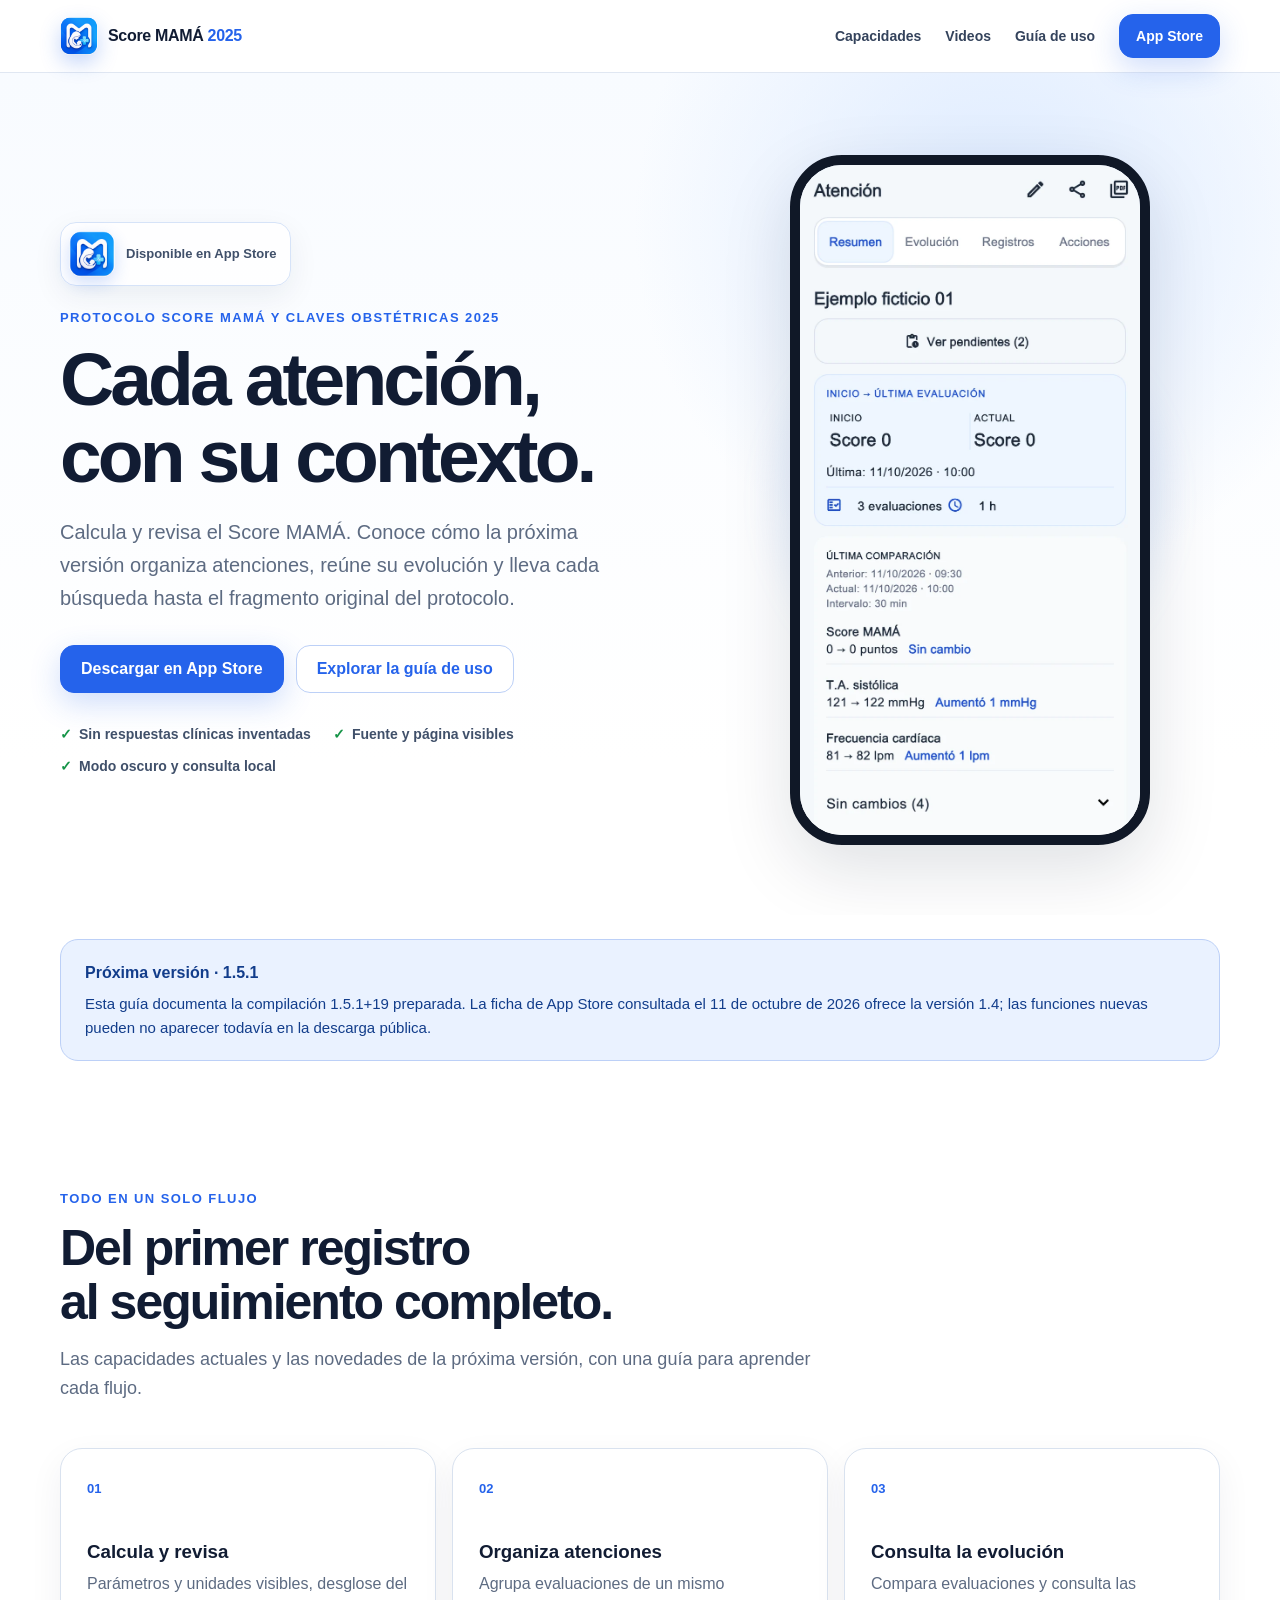
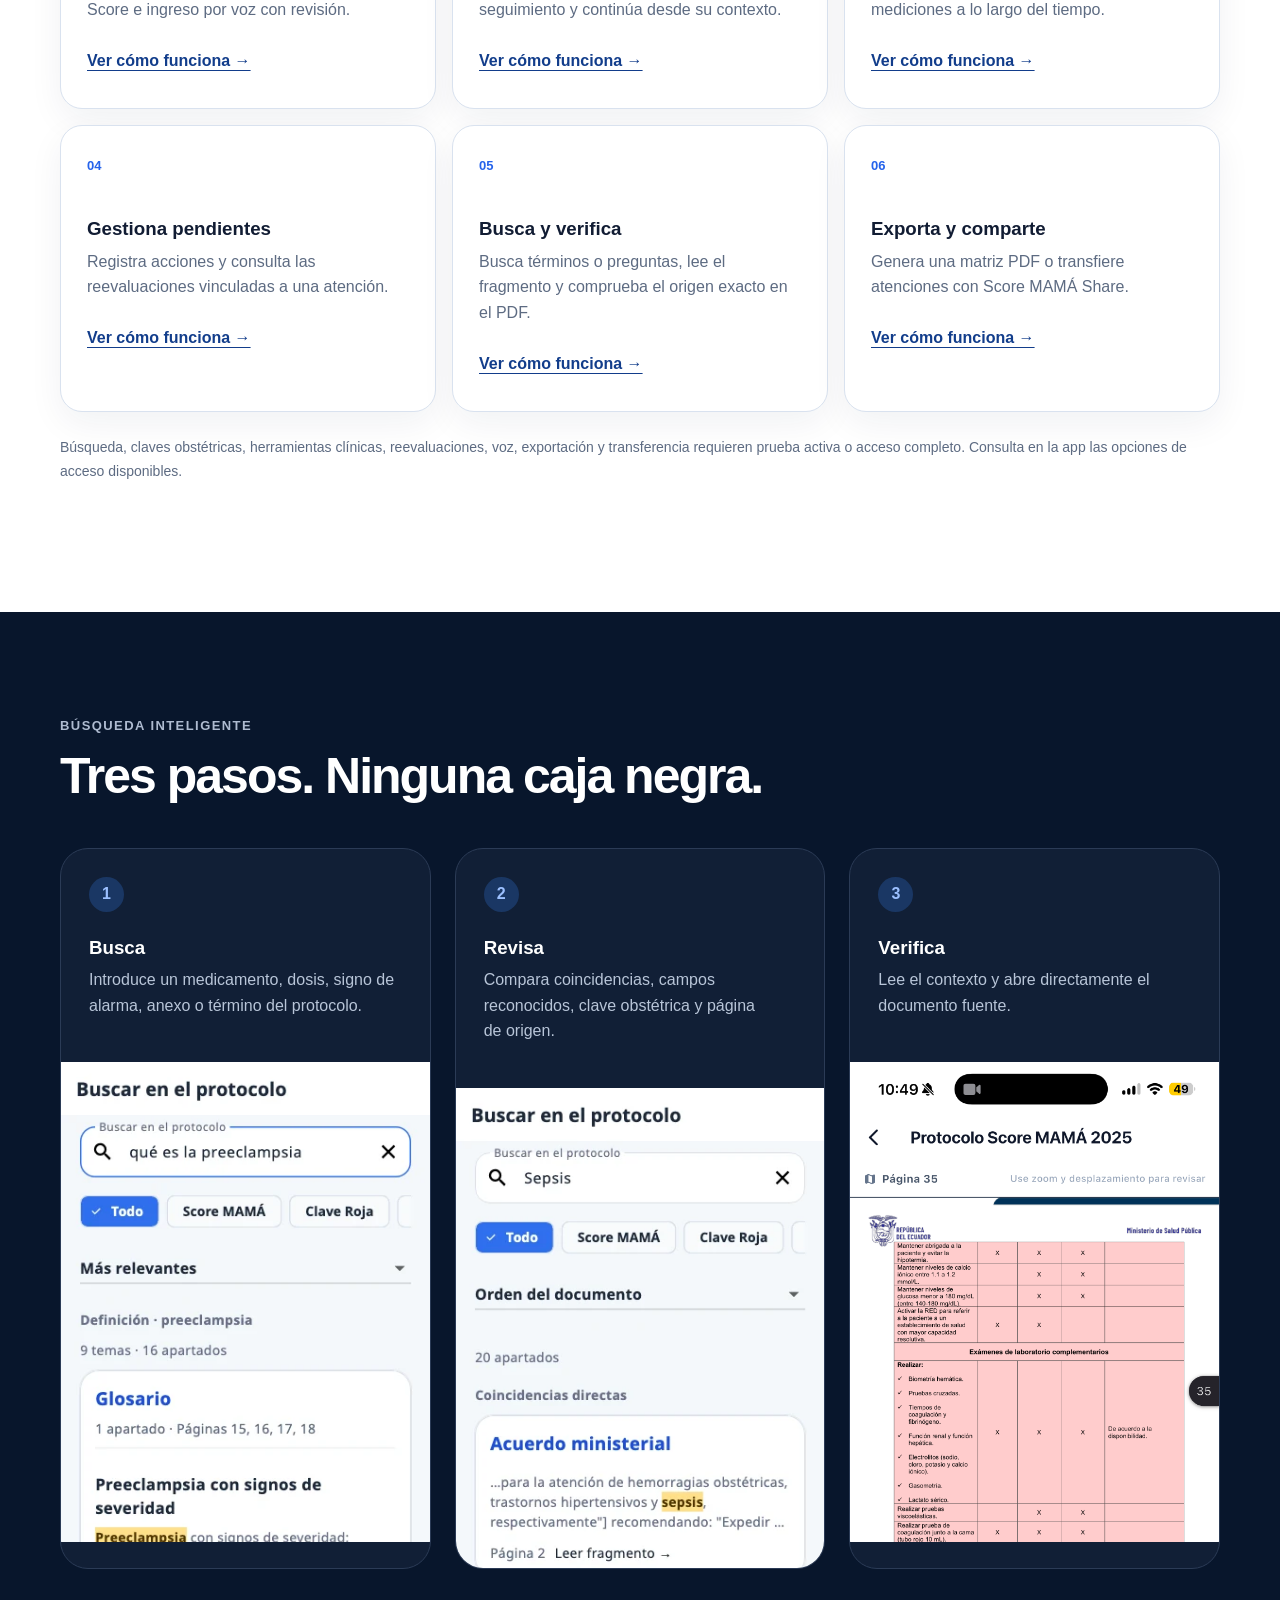
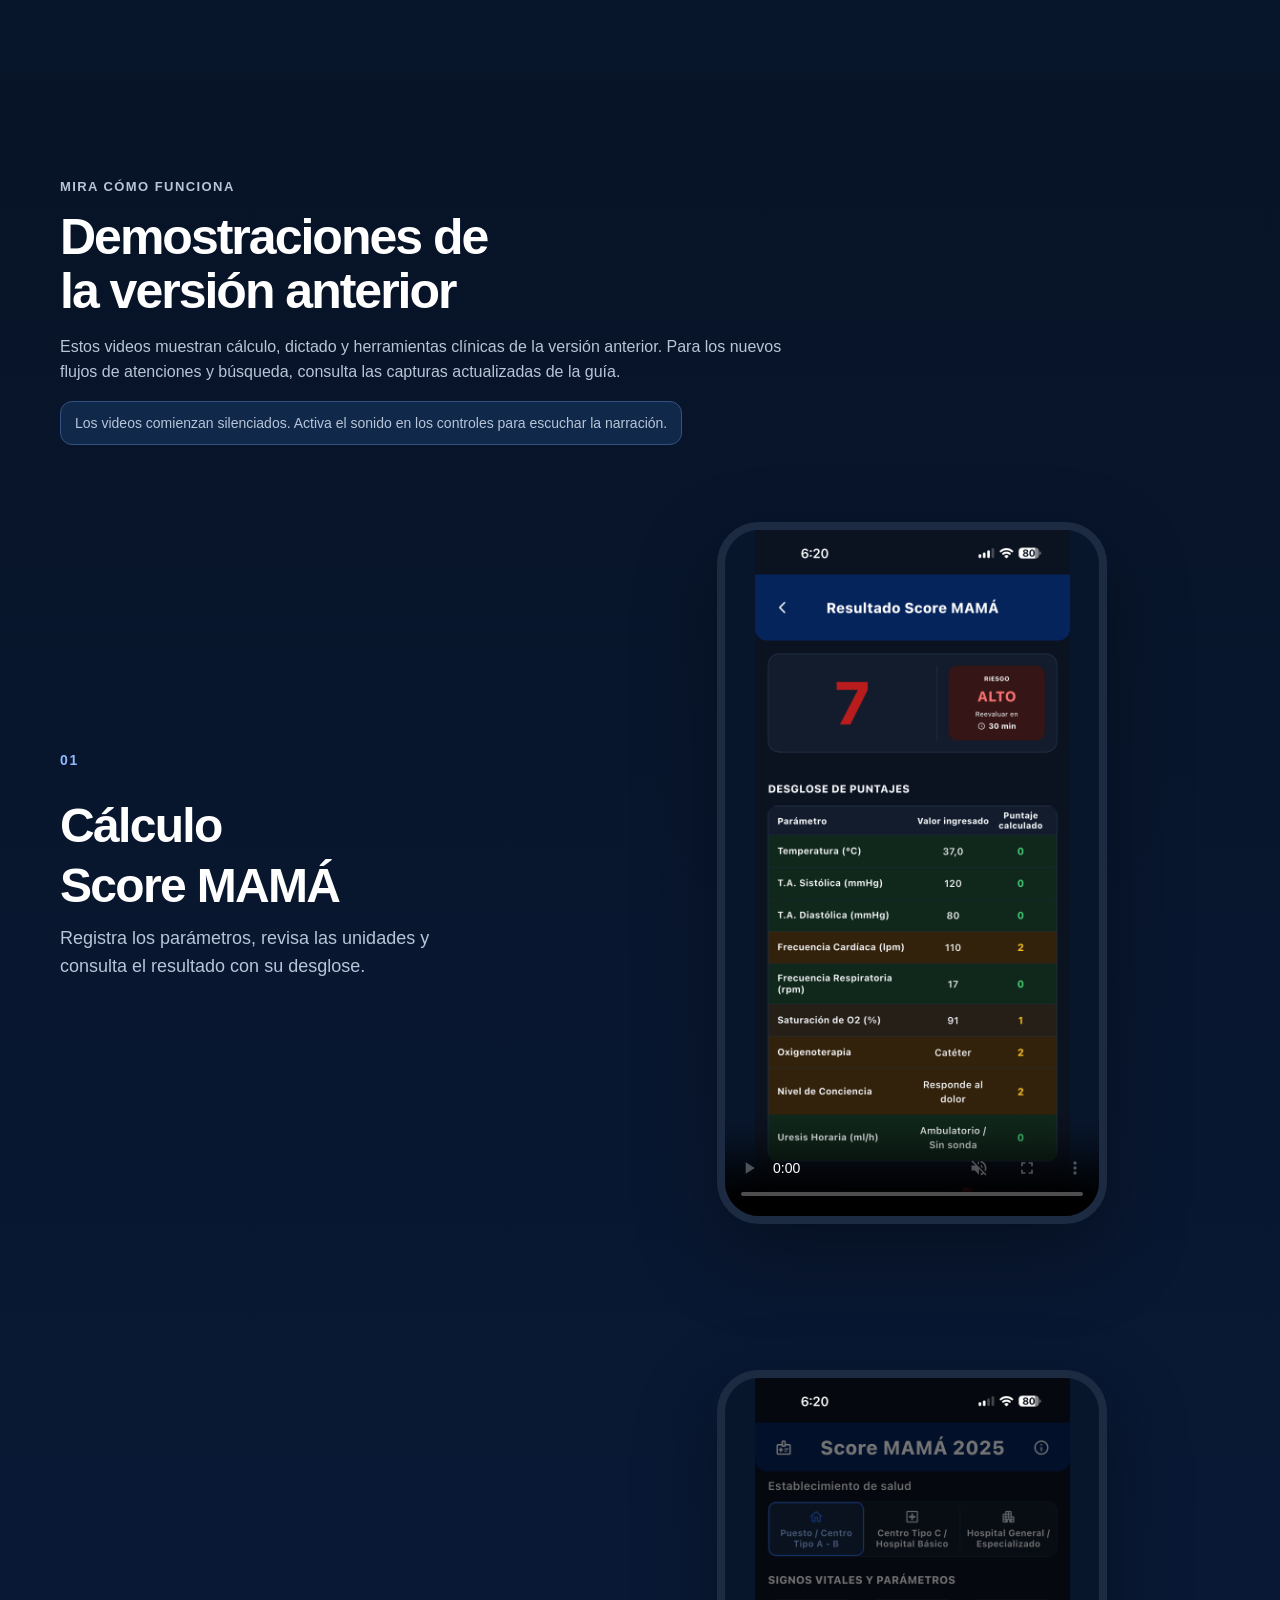
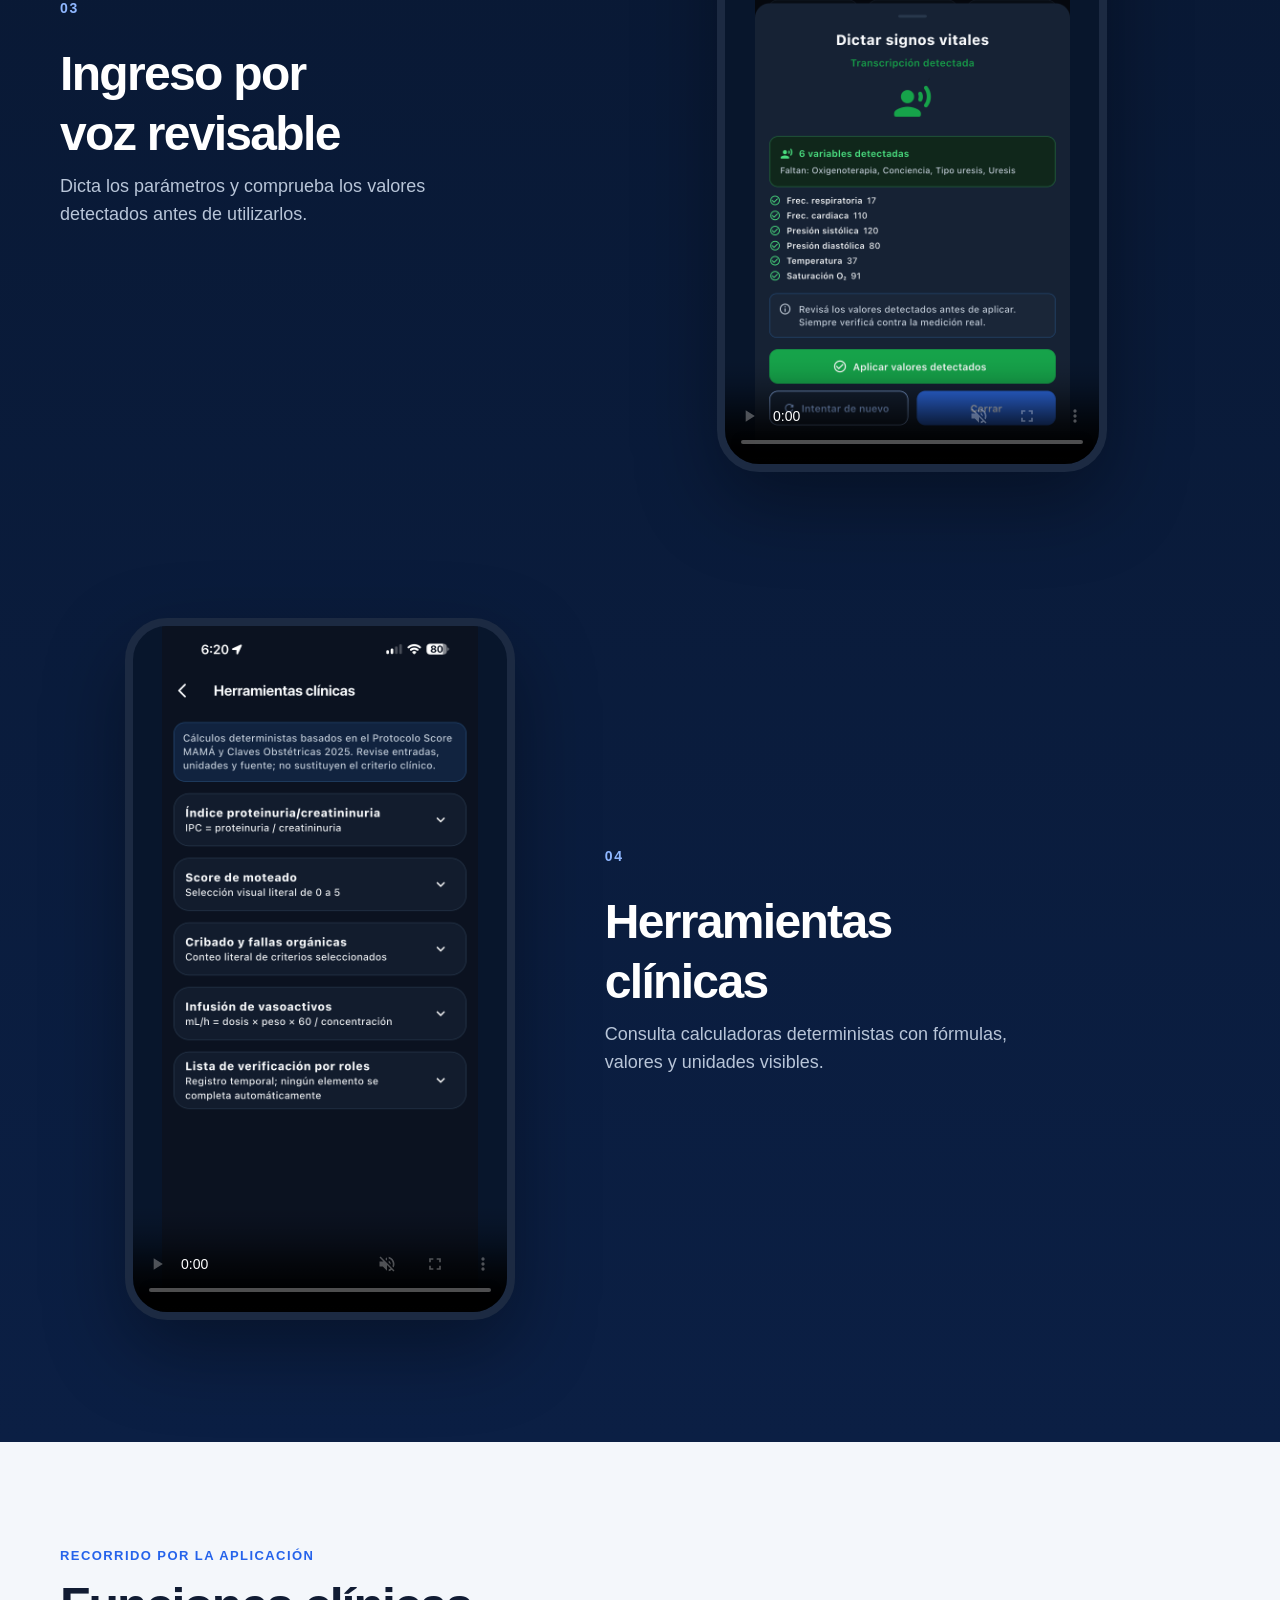
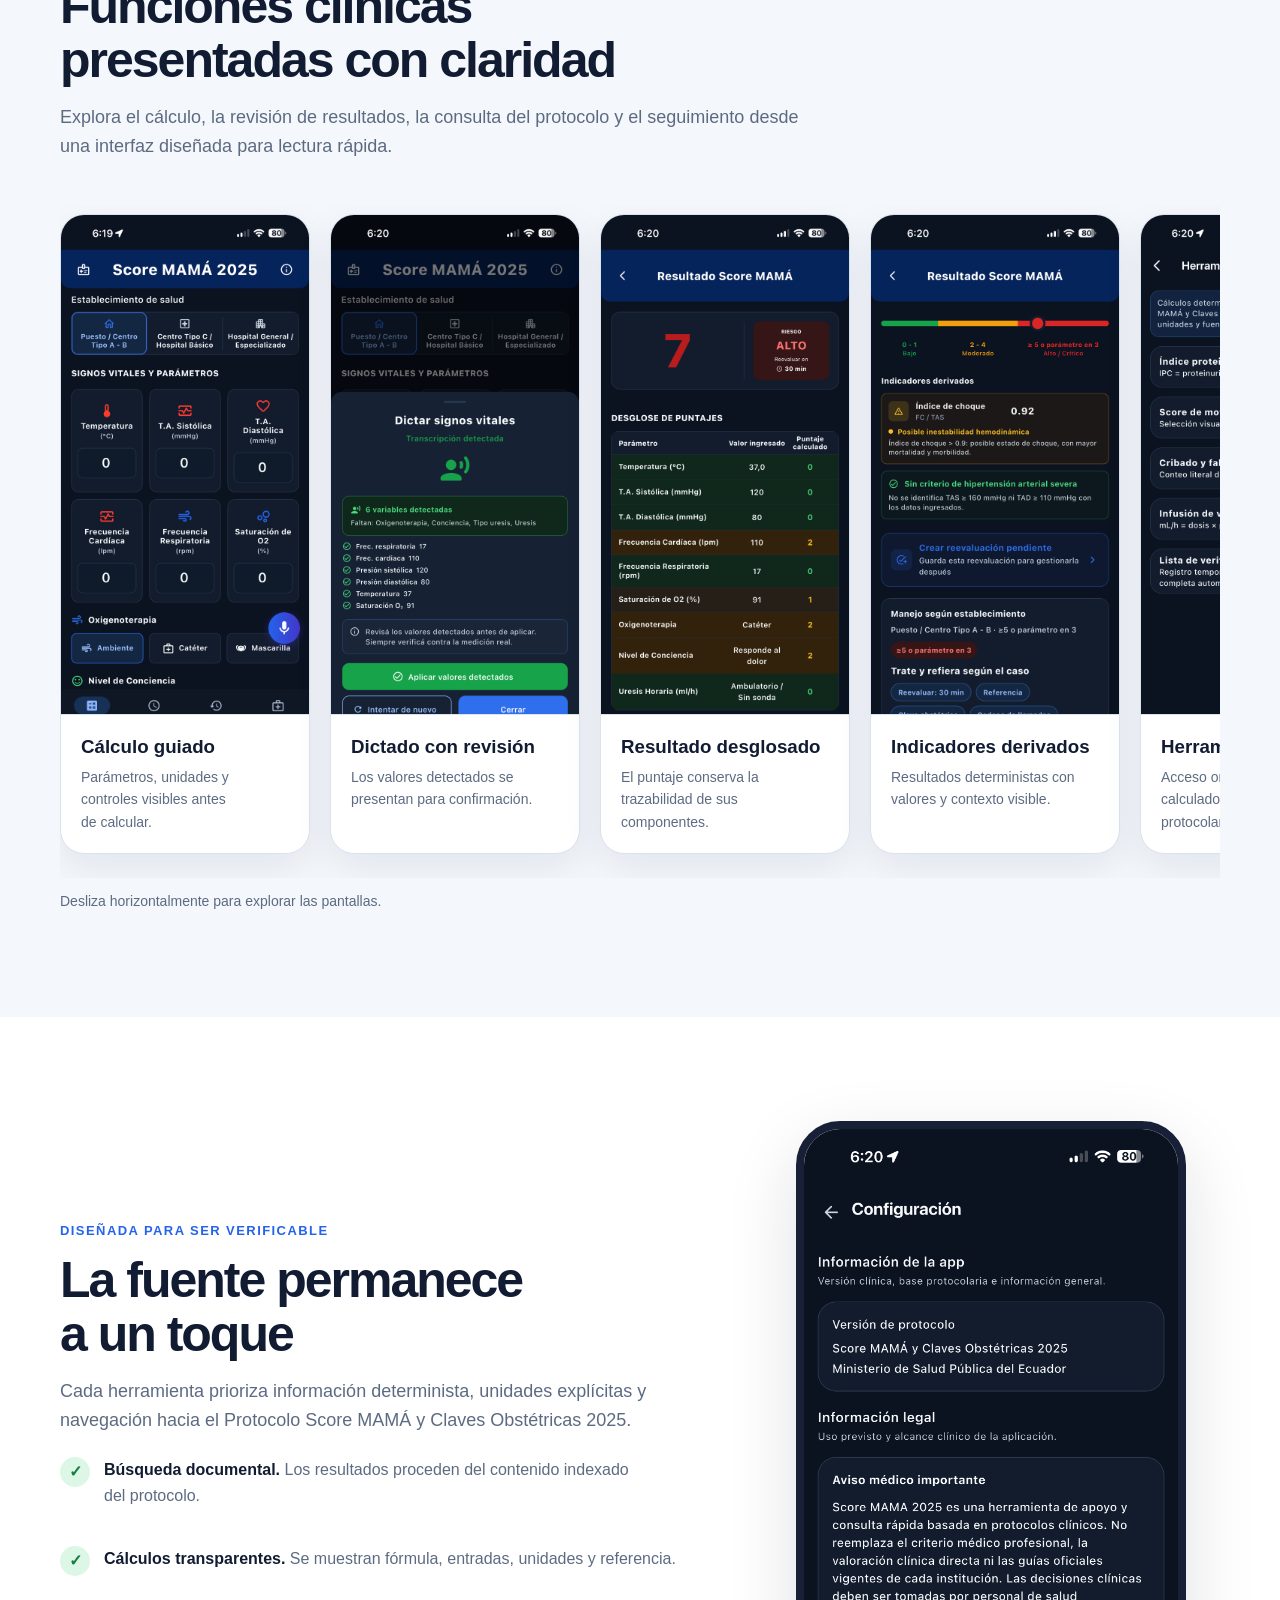
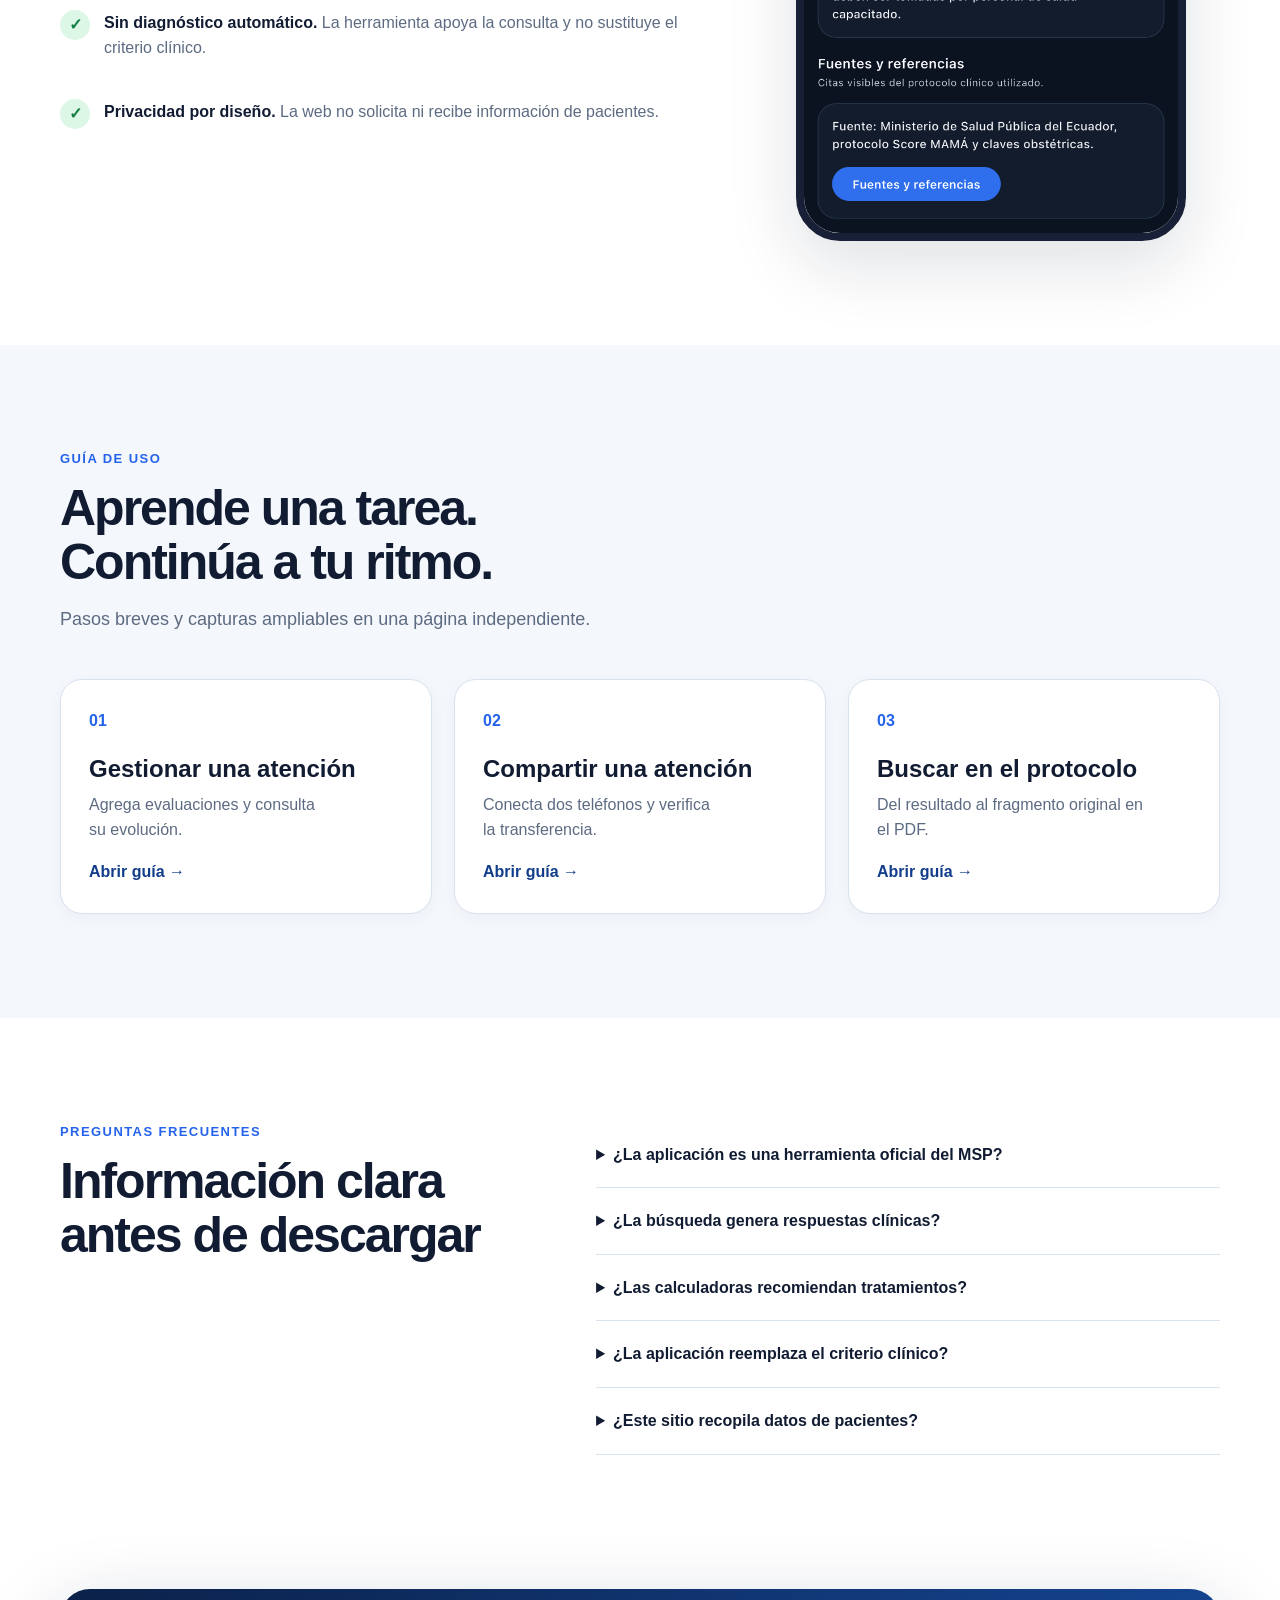
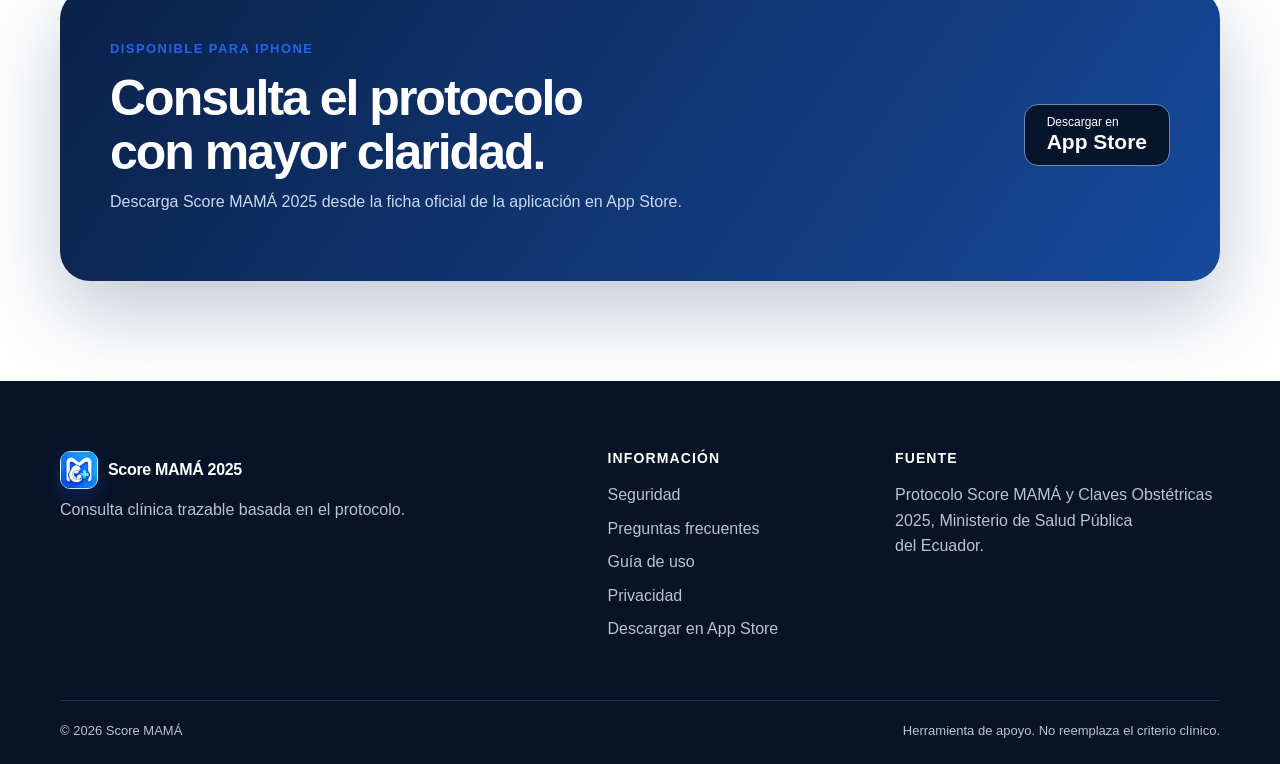
<file: index.html>
<!doctype html>
<html lang="es">
  <head>
    <meta charset="utf-8" />
    <meta name="viewport" content="width=device-width, initial-scale=1" />
    <meta name="theme-color" content="#0b1f44" />
    <meta name="description" content="Score MAMÁ 2025: cálculo y consulta del protocolo. Conoce las próximas funciones de atenciones, evolución, pendientes y búsqueda trazable." />
    <meta property="og:title" content="Score MAMÁ 2025" />
    <meta property="og:description" content="Conoce el manejo de atenciones, la búsqueda trazable y la guía paso a paso de Score MAMÁ." />
    <meta property="og:type" content="website" /><link rel="canonical" href="https://leoalvtor.github.io/score-mama-web/" />
    <meta property="og:url" content="https://leoalvtor.github.io/score-mama-web/" />
    <meta name="apple-itunes-app" content="app-id=6772249435" />
    <title>Score MAMÁ 2025 | Consulta clínica trazable</title>
    <link rel="icon" type="image/png" sizes="512x512" href="assets/brand/score-mama-app-icon.png?v=2" />
    <link rel="apple-touch-icon" href="assets/brand/score-mama-app-icon.png?v=2" />
    <link rel="stylesheet" href="styles.css?v=4" />
  </head>
  <body>
    <a class="skip-link" href="#contenido">Saltar al contenido</a>
    <header class="site-header">
      <nav class="nav container" aria-label="Navegación principal">
        <a class="brand" href="#inicio" aria-label="Score MAMÁ, inicio">
          <img class="brand-mark" src="assets/brand/score-mama-app-icon.png?v=2" alt="" />
          <span>Score MAMÁ <b>2025</b></span>
        </a>
        <button class="nav-toggle" aria-expanded="false" aria-controls="nav-links">Menú</button>
        <div class="nav-links" id="nav-links">
          <a href="#capacidades">Capacidades</a>
          <a href="#demostraciones">Videos</a>
          <a href="guia.html">Guía de uso</a>
          <a class="button button-small" href="https://apps.apple.com/ec/app/score-mama-2025/id6772249435?l=en-GB" target="_blank" rel="noopener">App Store</a>
        </div>
      </nav>
    </header>

    <main id="contenido">
      <section class="hero" id="inicio">
        <div class="container hero-grid">
          <div class="hero-copy">
            <div class="app-identity"><img src="assets/brand/score-mama-app-icon.png?v=2" alt="Icono de Score MAMÁ 2025" /><span>Disponible en App Store</span></div>
            <p class="eyebrow">Protocolo Score MAMÁ y Claves Obstétricas 2025</p>
            <h1>Cada atención,<br>con su contexto.</h1>
            <p class="lead">Calcula y revisa el Score MAMÁ. Conoce cómo la próxima versión organiza atenciones, reúne su evolución y lleva cada búsqueda hasta el fragmento original del protocolo.</p>
            <div class="hero-actions">
              <a class="button" href="https://apps.apple.com/ec/app/score-mama-2025/id6772249435?l=en-GB" target="_blank" rel="noopener">Descargar en App Store</a>
              <a class="button button-secondary" href="guia.html">Explorar la guía de uso</a>
            </div>
            <ul class="trust-list" aria-label="Características principales">
              <li>Sin respuestas clínicas inventadas</li>
              <li>Fuente y página visibles</li>
              <li>Modo oscuro y consulta local</li>
            </ul>
          </div>
          <div class="phone-stage" aria-label="Vista de una atención de demostración">
            <div class="glow"></div>
            <img width="780" height="1688" class="phone-shot" src="assets/guide/atencion-resumen.webp" alt="Resumen de atención de la próxima versión, con datos ficticios" />
          </div>
        </div>
      </section>

<div class="container"><aside class="release-notice"><strong>Próxima versión · 1.5.1</strong><p>Esta guía documenta la compilación 1.5.1+19 preparada. La ficha de App Store consultada el 11 de octubre de 2026 ofrece la versión 1.4; las funciones nuevas pueden no aparecer todavía en la descarga pública.</p></aside></div>
      <section class="section" id="capacidades">
        <div class="container">
          <div class="section-heading">
            <p class="eyebrow">Todo en un solo flujo</p>
            <h2>Del primer registro<br>al seguimiento completo.</h2>
            <p>Las capacidades actuales y las novedades de la próxima versión, con una guía para aprender cada flujo.</p>
          </div>
          <div class="feature-grid"><article class="feature-card"><span class="feature-number">01</span><h3>Calcula y revisa</h3><p>Parámetros y unidades visibles, desglose del Score e ingreso por voz con revisión.</p><a class="text-link" href="guia.html#atenciones">Ver cómo funciona →</a></article>
            <article class="feature-card"><span class="feature-number">02</span><h3>Organiza atenciones</h3><p>Agrupa evaluaciones de un mismo seguimiento y continúa desde su contexto.</p><a class="text-link" href="guia.html#atenciones">Ver cómo funciona →</a></article>
            <article class="feature-card"><span class="feature-number">03</span><h3>Consulta la evolución</h3><p>Compara evaluaciones y consulta las mediciones a lo largo del tiempo.</p><a class="text-link" href="guia.html#evolucion">Ver cómo funciona →</a></article>
            <article class="feature-card"><span class="feature-number">04</span><h3>Gestiona pendientes</h3><p>Registra acciones y consulta las reevaluaciones vinculadas a una atención.</p><a class="text-link" href="guia.html#pendientes">Ver cómo funciona →</a></article>
            <article class="feature-card"><span class="feature-number">05</span><h3>Busca y verifica</h3><p>Busca términos o preguntas, lee el fragmento y comprueba el origen exacto en el PDF.</p><a class="text-link" href="guia.html#buscar">Ver cómo funciona →</a></article>
            <article class="feature-card"><span class="feature-number">06</span><h3>Exporta y comparte</h3><p>Genera una matriz PDF o transfiere atenciones con Score MAMÁ Share.</p><a class="text-link" href="guia.html#compartir">Ver cómo funciona →</a></article></div><p class="access-note">Búsqueda, claves obstétricas, herramientas clínicas, reevaluaciones, voz, exportación y transferencia requieren prueba activa o acceso completo. Consulta en la app las opciones de acceso disponibles.</p>
        </div>
      </section>

      <section class="section section-dark" id="flujo">
        <div class="container">
          <div class="section-heading section-heading-light">
            <p class="eyebrow">Búsqueda inteligente</p>
            <h2>Tres pasos. Ninguna caja negra.</h2>
          </div>
          <div class="steps">
            <article class="step"><div><b>1</b><h3>Busca</h3><p>Introduce un medicamento, dosis, signo de alarma, anexo o término del protocolo.</p></div><img width="390" height="844" src="assets/guide/busqueda-pregunta.webp" alt="Pregunta natural en la nueva búsqueda del protocolo" loading="lazy" /></article>
            <article class="step"><div><b>2</b><h3>Revisa</h3><p>Compara coincidencias, campos reconocidos, clave obstétrica y página de origen.</p></div><img width="390" height="844" src="assets/guide/busqueda-resultados.webp" alt="Resultados actuales de búsqueda con página de origen" loading="lazy" /></article>
            <article class="step"><div><b>3</b><h3>Verifica</h3><p>Lee el contexto y abre directamente el documento fuente.</p></div><img src="assets/screenshots/fuente-pdf.png" alt="Página fuente del protocolo abierta en la aplicación" loading="lazy" /></article>
          </div>
        </div>
      </section>

      <section class="section video-section" id="demostraciones">
        <div class="container">
          <div class="section-heading video-heading">
            <p class="eyebrow">Mira cómo funciona</p>
            <h2>Demostraciones de la versión anterior</h2>
            <p>Estos videos muestran cálculo, dictado y herramientas clínicas de la versión anterior. Para los nuevos flujos de atenciones y búsqueda, consulta las capturas actualizadas de la guía.</p>
            <p class="video-audio-note">Los videos comienzan silenciados. Activa el sonido en los controles para escuchar la narración.</p>
          </div>
          <div class="video-stories">
            <article class="video-story">
              <div class="video-copy"><span>01</span><h3>Cálculo Score MAMÁ</h3><p>Registra los parámetros, revisa las unidades y consulta el resultado con su desglose.</p></div>
              <video class="feature-video" muted playsinline loop controls preload="none" poster="assets/screenshots/resultado-score.png" data-src="assets/videos/01-calculo-score-mama.mp4" aria-label="Demostración del cálculo de Score MAMÁ"></video><noscript><p><a class="text-link" href="assets/videos/01-calculo-score-mama.mp4">Abrir demostración en video →</a></p></noscript>
            </article>

            <article class="video-story">
              <div class="video-copy"><span>03</span><h3>Ingreso por voz revisable</h3><p>Dicta los parámetros y comprueba los valores detectados antes de utilizarlos.</p></div>
              <video class="feature-video" muted playsinline loop controls preload="none" poster="assets/screenshots/dictado-revision.png" data-src="assets/videos/03-calculo-por-voz.mp4" aria-label="Demostración del ingreso de parámetros por voz"></video><noscript><p><a class="text-link" href="assets/videos/03-calculo-por-voz.mp4">Abrir demostración en video →</a></p></noscript>
            </article>
            <article class="video-story video-story-reverse">
              <div class="video-copy"><span>04</span><h3>Herramientas clínicas</h3><p>Consulta calculadoras deterministas con fórmulas, valores y unidades visibles.</p></div>
              <video class="feature-video" muted playsinline loop controls preload="none" poster="assets/screenshots/herramientas-clinicas.png" data-src="assets/videos/04-herramientas-clinicas.mp4" aria-label="Demostración de las herramientas clínicas"></video><noscript><p><a class="text-link" href="assets/videos/04-herramientas-clinicas.mp4">Abrir demostración en video →</a></p></noscript>
            </article>


          </div>
        </div>
      </section>

      <section class="section section-soft" id="galeria">
        <div class="container">
          <div class="section-heading">
            <p class="eyebrow">Recorrido por la aplicación</p>
            <h2>Funciones clínicas presentadas con claridad</h2>
            <p>Explora el cálculo, la revisión de resultados, la consulta del protocolo y el seguimiento desde una interfaz diseñada para lectura rápida.</p>
          </div>
          <div class="app-gallery" aria-label="Capturas de las funciones de Score MAMÁ 2025">
            <article class="gallery-card"><img src="assets/screenshots/calculo-score.png" alt="Ingreso de parámetros para calcular Score MAMÁ" loading="lazy" /><div><h3>Cálculo guiado</h3><p>Parámetros, unidades y controles visibles antes de calcular.</p></div></article>
            <article class="gallery-card"><img src="assets/screenshots/dictado-revision.png" alt="Revisión de parámetros reconocidos mediante dictado" loading="lazy" /><div><h3>Dictado con revisión</h3><p>Los valores detectados se presentan para confirmación.</p></div></article>
            <article class="gallery-card"><img src="assets/screenshots/resultado-score.png" alt="Resultado y desglose del Score MAMÁ" loading="lazy" /><div><h3>Resultado desglosado</h3><p>El puntaje conserva la trazabilidad de sus componentes.</p></div></article>
            <article class="gallery-card"><img src="assets/screenshots/indicadores-derivados.png" alt="Indicadores derivados e índice de choque" loading="lazy" /><div><h3>Indicadores derivados</h3><p>Resultados deterministas con valores y contexto visible.</p></div></article>
            <article class="gallery-card"><img src="assets/screenshots/herramientas-clinicas.png" alt="Listado de herramientas clínicas disponibles" loading="lazy" /><div><h3>Herramientas clínicas</h3><p>Acceso organizado a calculadoras y escalas protocolarias.</p></div></article>
            <article class="gallery-card"><img src="assets/screenshots/claves-obstetricas.png" alt="Consulta estructurada de claves obstétricas" loading="lazy" /><div><h3>Claves Obstétricas</h3><p>Contenido clínico organizado por clave y función.</p></div></article>
            <article class="gallery-card"><img width="390" height="844" src="assets/guide/busqueda-resultados.webp" alt="Búsqueda documental con coincidencias resaltadas" loading="lazy" /><div><h3>Búsqueda trazable</h3><p>Coincidencias resaltadas y acceso a la página fuente.</p></div></article>
            <article class="gallery-card"><img width="780" height="1688" src="assets/guide/atencion-pendientes.webp" alt="Listado cronológico de reevaluaciones" loading="lazy" /><div><h3>Reevaluaciones</h3><p>Acciones y reevaluaciones vinculadas al seguimiento.</p></div></article>
            <article class="gallery-card"><img width="780" height="1688" src="assets/guide/atencion-resumen.webp" alt="Historial de evaluaciones clínicas" loading="lazy" /><div><h3>Historial</h3><p>Evaluaciones agrupadas, comparación y contexto de una atención.</p></div></article>
            <article class="gallery-card"><img src="assets/screenshots/pasos-seguir.png" alt="Pasos a seguir mostrados por la aplicación" loading="lazy" /><div><h3>Pasos visibles</h3><p>Presentación ordenada del contenido aplicable del protocolo.</p></div></article>
          </div>
          <p class="gallery-hint">Desliza horizontalmente para explorar las pantallas.</p>
        </div>
      </section>

      <section class="section" id="seguridad">
        <div class="container safety-grid">
          <div>
            <p class="eyebrow">Diseñada para ser verificable</p>
            <h2>La fuente permanece a un toque</h2>
            <p class="lead-small">Cada herramienta prioriza información determinista, unidades explícitas y navegación hacia el Protocolo Score MAMÁ y Claves Obstétricas 2025.</p>
            <div class="safety-list">
              <div><span>✓</span><p><b>Búsqueda documental.</b> Los resultados proceden del contenido indexado del protocolo.</p></div>
              <div><span>✓</span><p><b>Cálculos transparentes.</b> Se muestran fórmula, entradas, unidades y referencia.</p></div>
              <div><span>✓</span><p><b>Sin diagnóstico automático.</b> La herramienta apoya la consulta y no sustituye el criterio clínico.</p></div>
              <div><span>✓</span><p><b>Privacidad por diseño.</b> La web no solicita ni recibe información de pacientes.</p></div>
            </div>
          </div>
          <img class="detail-shot" src="assets/screenshots/seguridad-fuentes.png" alt="Pantalla de información, fuentes y avisos de seguridad de la aplicación" loading="lazy" />
        </div>
      </section>

<section class="section section-soft" id="guia"><div class="container"><div class="section-heading"><p class="eyebrow">Guía de uso</p><h2>Aprende una tarea.<br>Continúa a tu ritmo.</h2><p>Pasos breves y capturas ampliables en una página independiente.</p></div><div class="guide-entry-grid"><a href="guia.html#atenciones"><span>01</span><h3>Gestionar una atención</h3><p>Agrega evaluaciones y consulta su evolución.</p><b>Abrir guía →</b></a><a href="guia.html#compartir"><span>02</span><h3>Compartir una atención</h3><p>Conecta dos teléfonos y verifica la transferencia.</p><b>Abrir guía →</b></a><a href="guia.html#buscar"><span>03</span><h3>Buscar en el protocolo</h3><p>Del resultado al fragmento original en el PDF.</p><b>Abrir guía →</b></a></div></div></section>
      <section class="section" id="preguntas">
        <div class="container faq-wrap">
          <div class="section-heading"><p class="eyebrow">Preguntas frecuentes</p><h2>Información clara antes de descargar</h2></div>
          <div class="faq">
            <details><summary>¿La aplicación es una herramienta oficial del MSP?</summary><p>La aplicación se basa en el Protocolo Score MAMÁ y Claves Obstétricas 2025. No debe interpretarse como una aplicación oficial del MSP salvo autorización institucional expresa.</p></details>
            <details><summary>¿La búsqueda genera respuestas clínicas?</summary><p>No. Su propósito es localizar términos y fragmentos dentro del contenido protocolario indexado y facilitar la apertura de la fuente.</p></details>
            <details><summary>¿Las calculadoras recomiendan tratamientos?</summary><p>No. Ejecutan reglas o fórmulas deterministas publicadas y muestran sus unidades y referencias. La selección de tratamientos y dosis corresponde al profesional.</p></details>
            <details><summary>¿La aplicación reemplaza el criterio clínico?</summary><p>No. Es una herramienta de consulta. Toda decisión debe considerar la condición de la paciente, la fuente completa y los lineamientos institucionales.</p></details>
            <details><summary>¿Este sitio recopila datos de pacientes?</summary><p>No. Este sitio es informativo y no contiene formularios para ingresar información clínica o identificable.</p></details>
          </div>
        </div>
      </section>

      <section class="download" id="descarga">
        <div class="container download-card">
          <div><p class="eyebrow">Disponible para iPhone</p><h2>Consulta el protocolo con mayor claridad.</h2><p>Descarga Score MAMÁ 2025 desde la ficha oficial de la aplicación en App Store.</p></div>
          <a class="app-store-button" href="https://apps.apple.com/ec/app/score-mama-2025/id6772249435?l=en-GB" target="_blank" rel="noopener"><span>Descargar en</span><b>App Store</b></a>
        </div>
      </section>
    </main>

    <footer class="footer">
      <div class="container footer-grid">
        <div><a class="brand brand-footer" href="#inicio"><img class="brand-mark" src="assets/brand/score-mama-app-icon.png?v=2" alt="" /><span>Score MAMÁ 2025</span></a><p>Consulta clínica trazable basada en el protocolo.</p></div>
        <div><h2>Información</h2><a href="#seguridad">Seguridad</a><a href="#preguntas">Preguntas frecuentes</a><a href="guia.html">Guía de uso</a><a href="privacy.html">Privacidad</a><a href="https://apps.apple.com/ec/app/score-mama-2025/id6772249435?l=en-GB" target="_blank" rel="noopener">Descargar en App Store</a></div>
        <div><h2>Fuente</h2><p>Protocolo Score MAMÁ y Claves Obstétricas 2025, Ministerio de Salud Pública del Ecuador.</p></div>
      </div>
      <div class="container footer-bottom"><span>© <span id="year"></span> Score MAMÁ</span><span>Herramienta de apoyo. No reemplaza el criterio clínico.</span></div>
    </footer>
    <dialog id="image-dialog" aria-labelledby="image-caption"><div class="image-toolbar"><p id="image-caption"></p><button type="button" id="image-zoom" class="button button-secondary">Ampliar</button><button type="button" id="image-close" class="button">Cerrar</button></div><div class="image-viewport" tabindex="0" aria-label="Imagen ampliada; desplázate para explorar"><img id="image-full" alt=""/></div></dialog><script src="script.js?v=4"></script>
  </body>
</html>
</file>
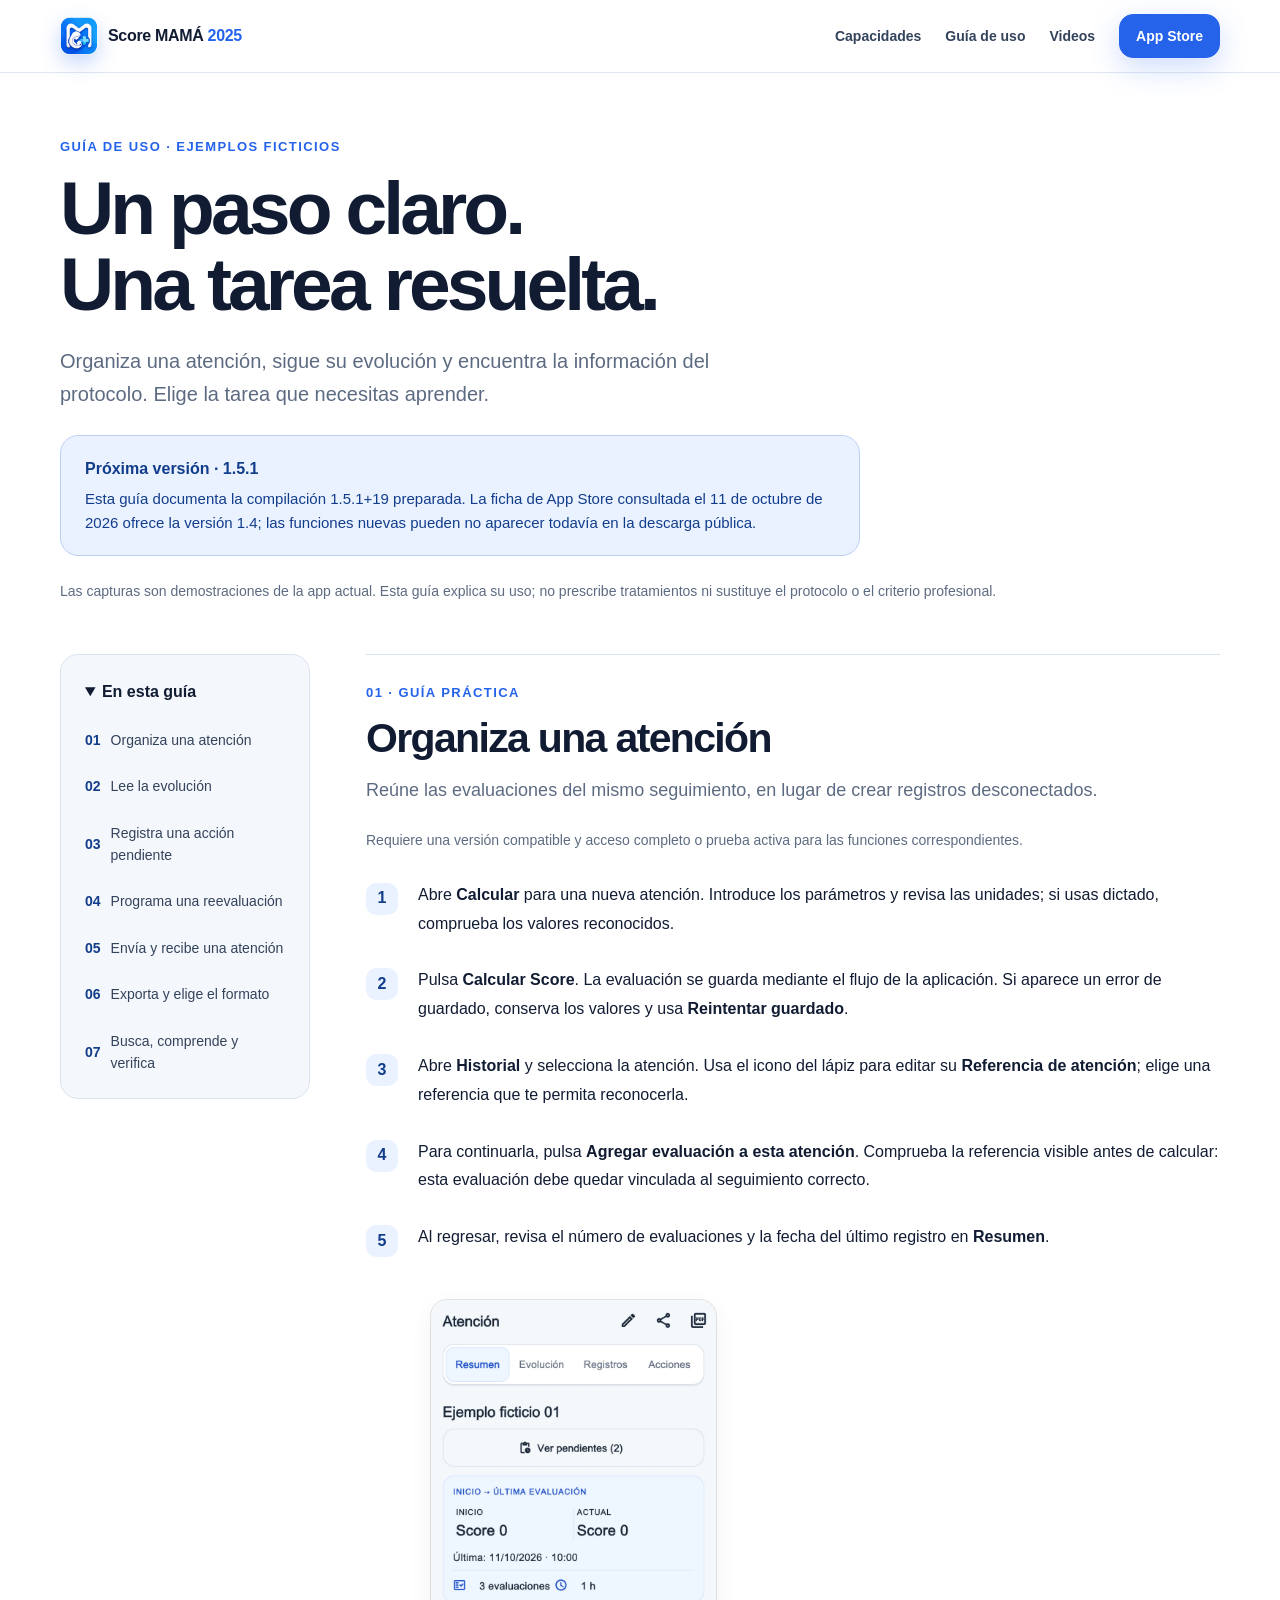
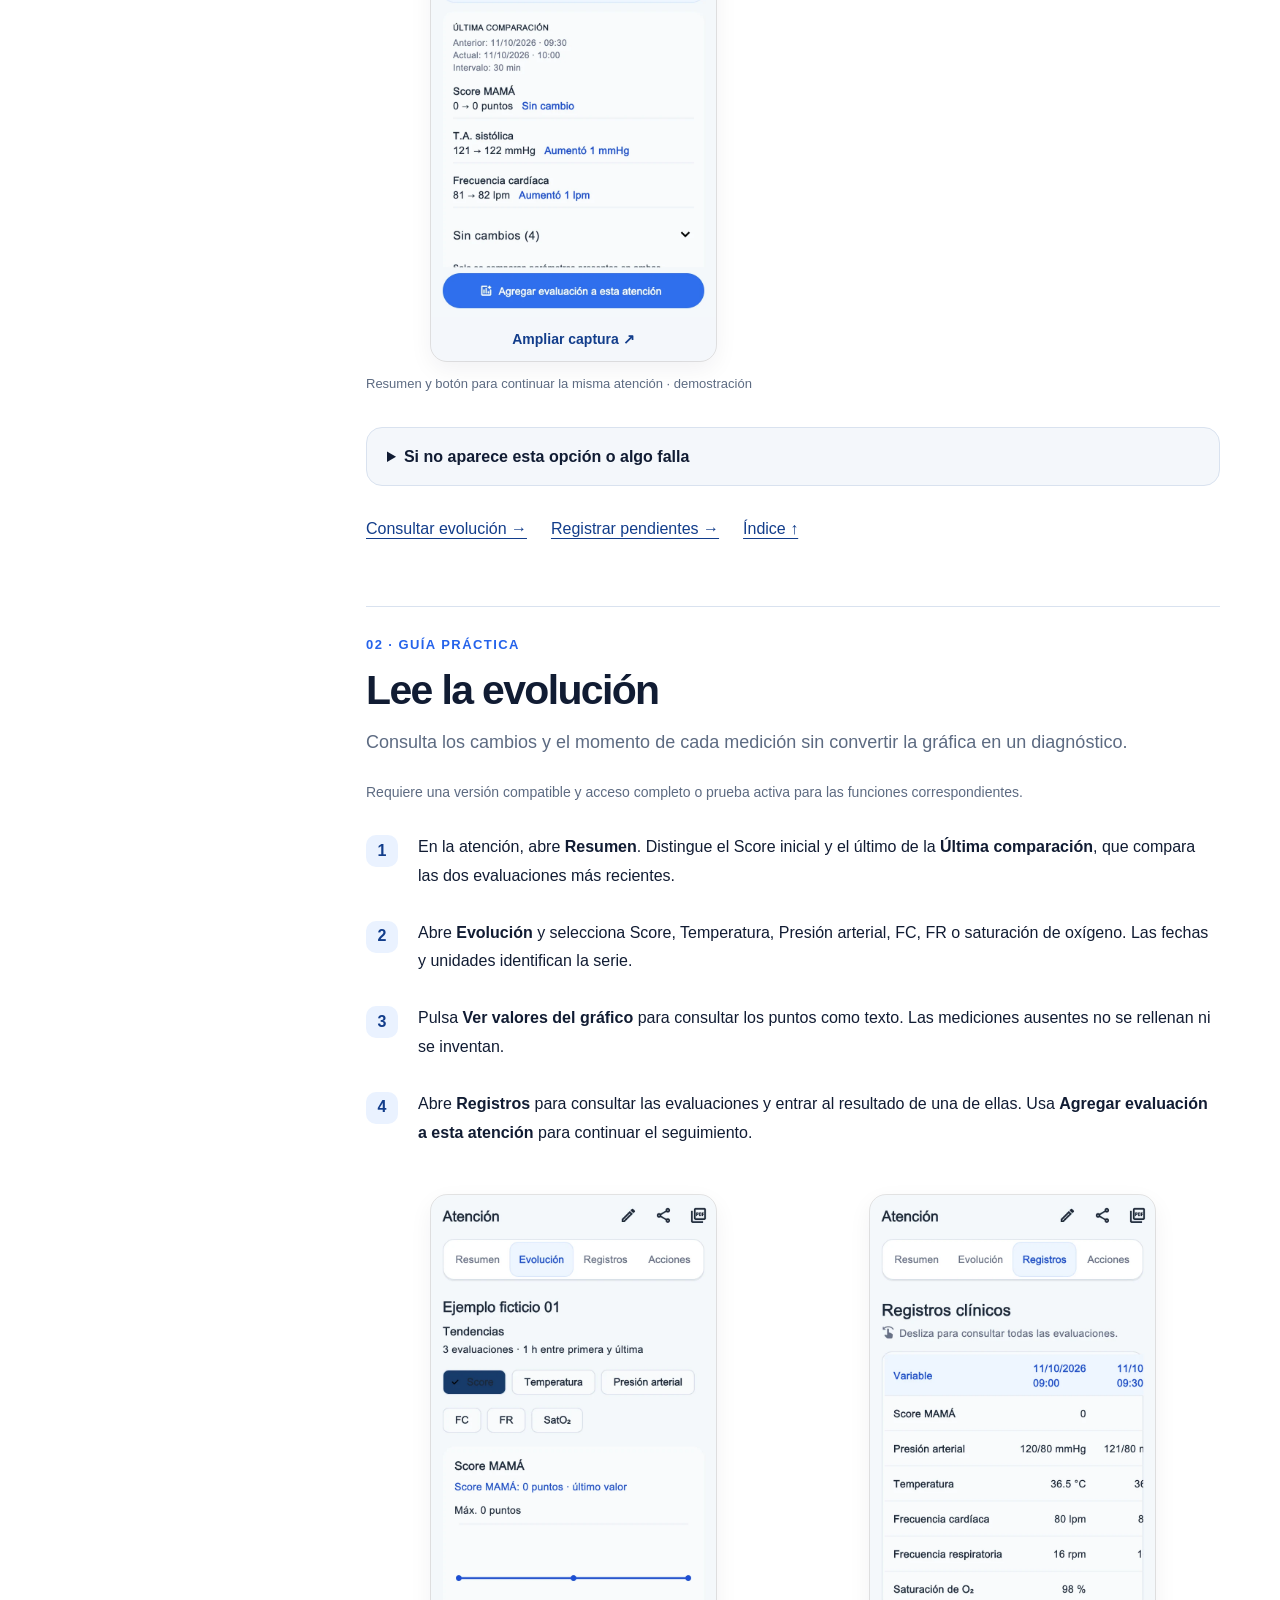
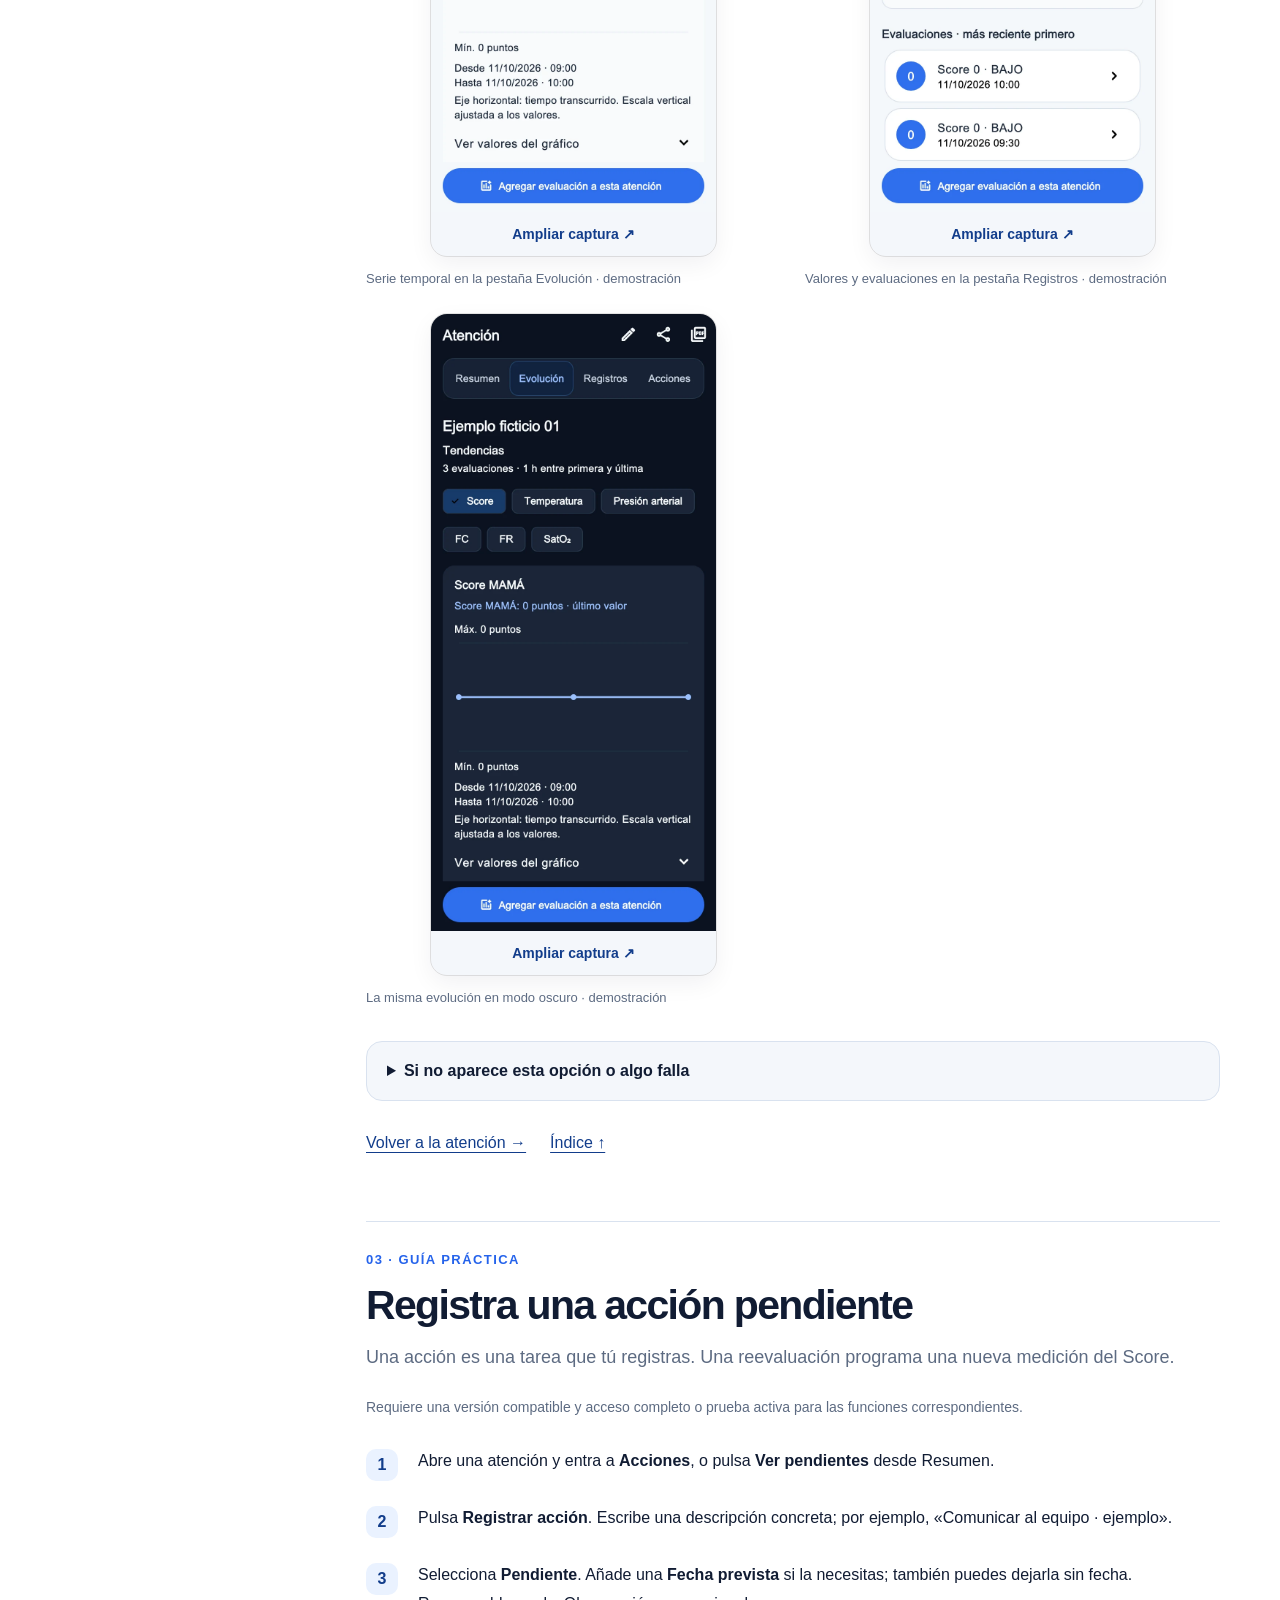
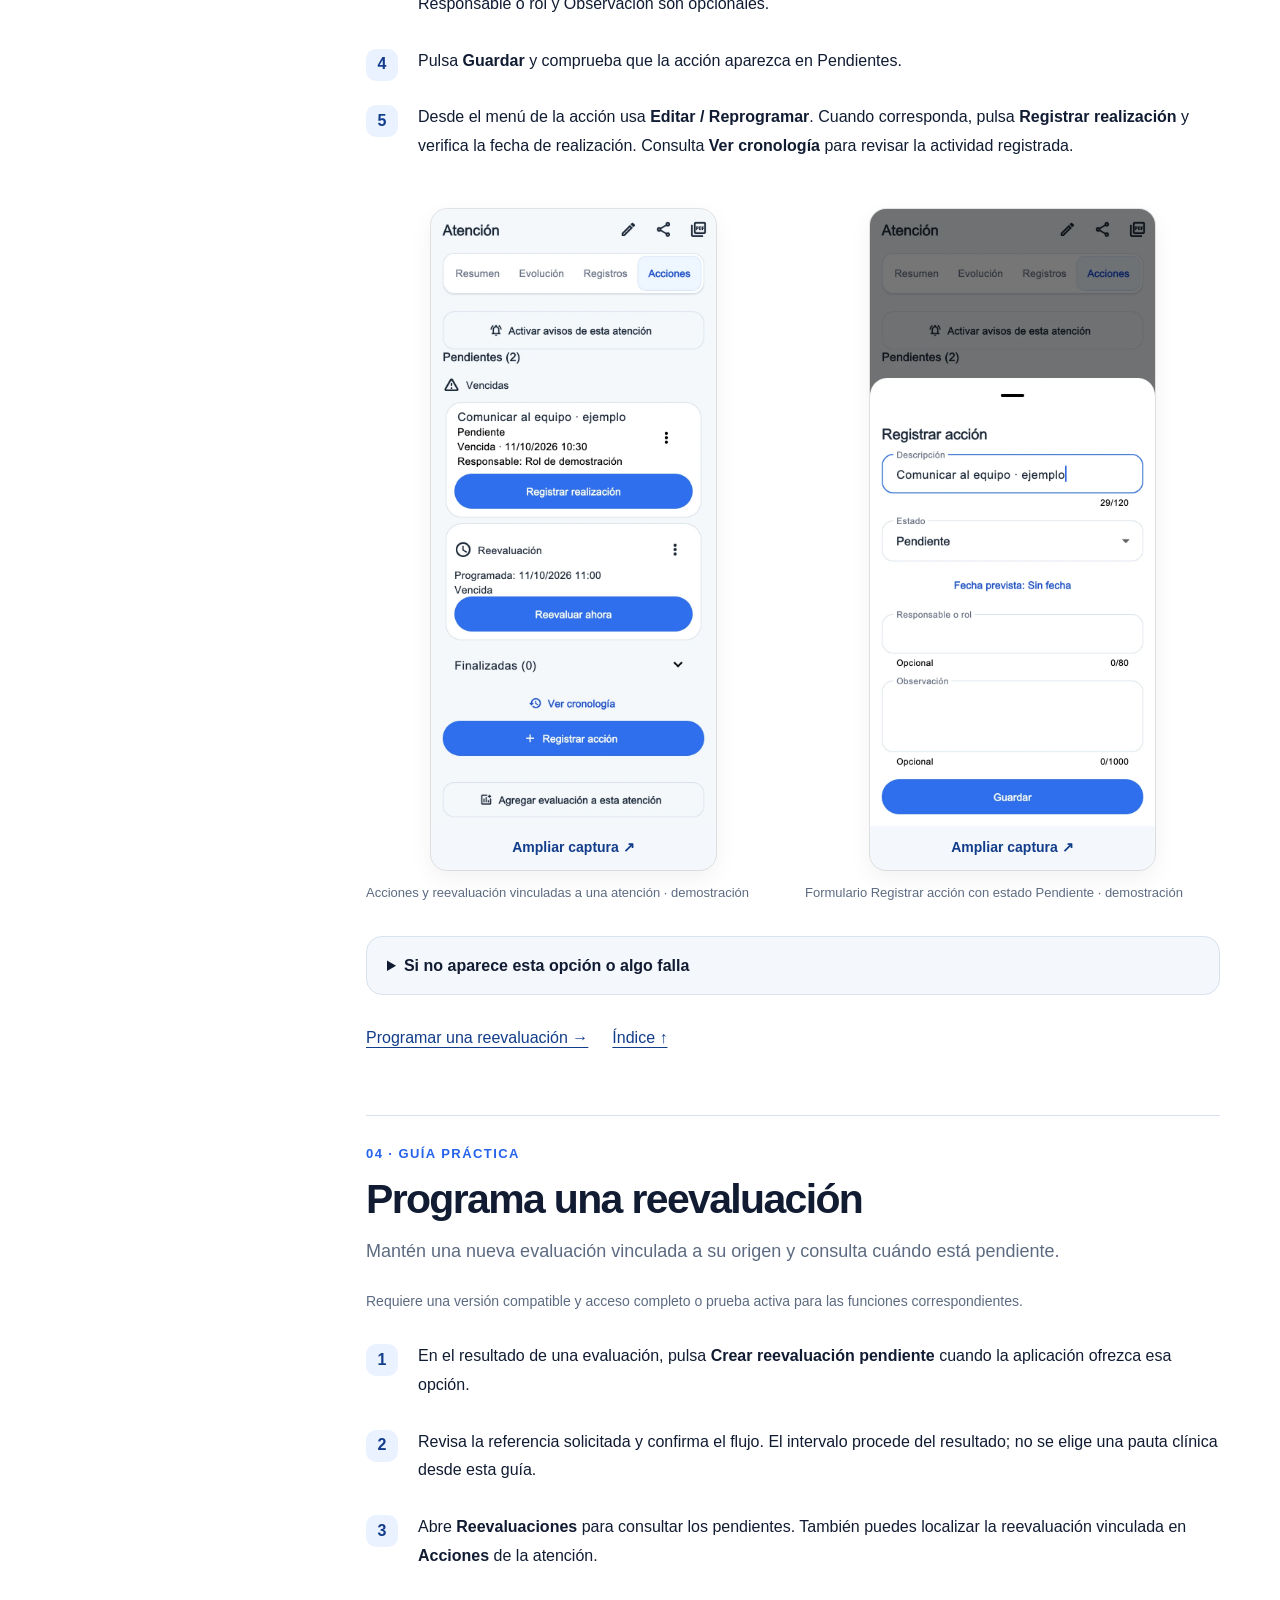
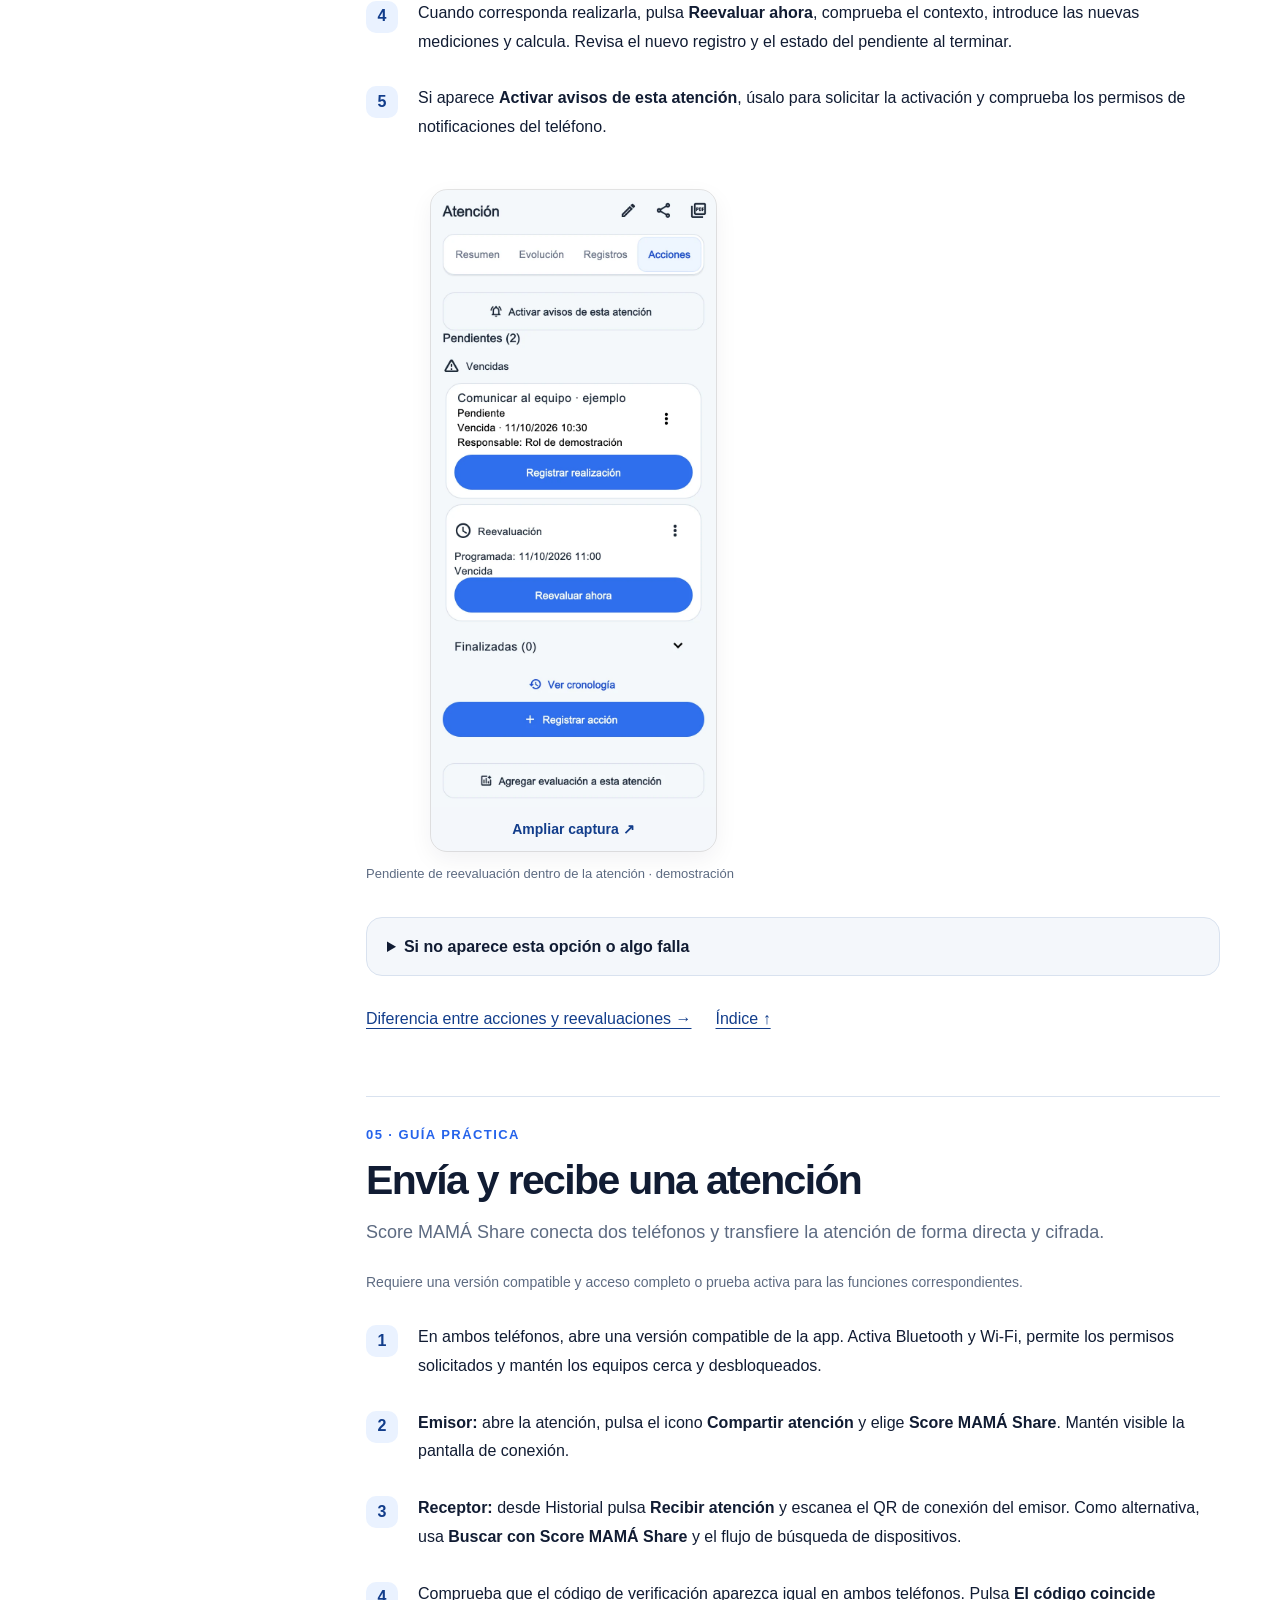
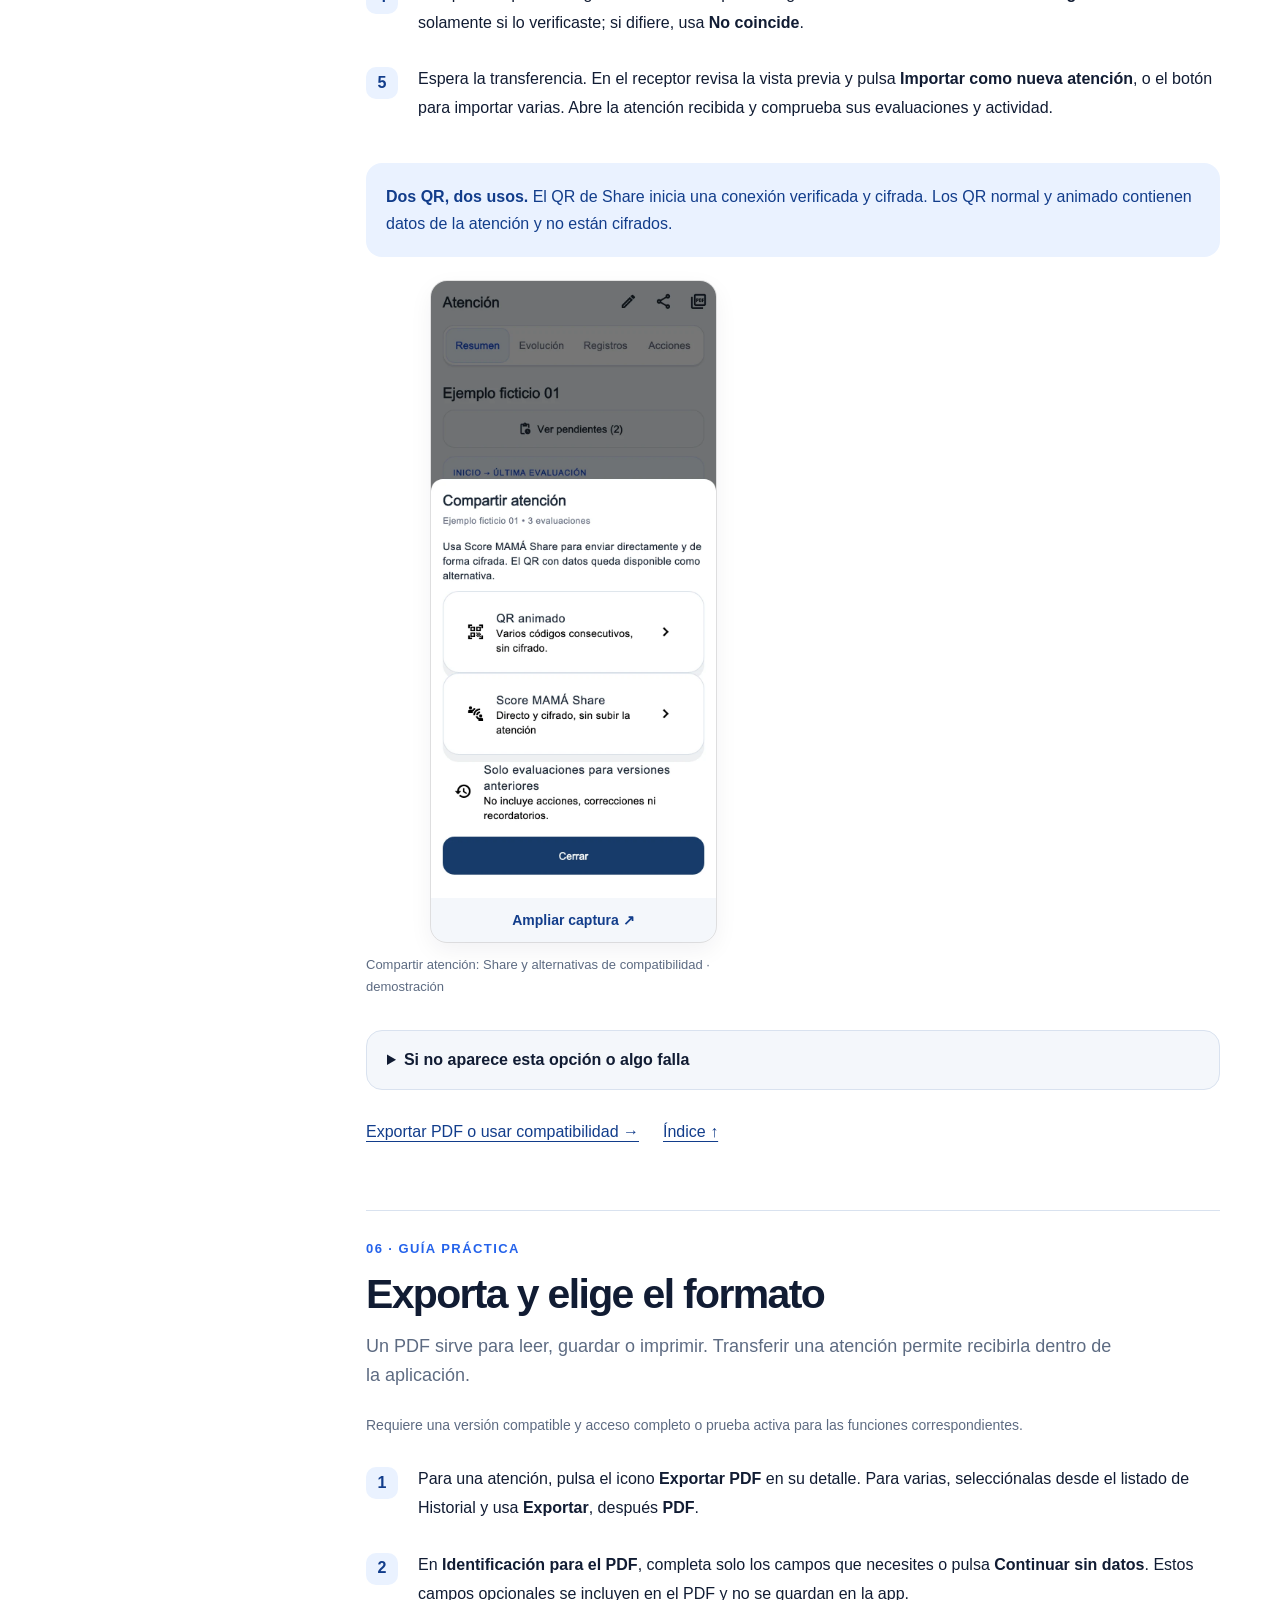
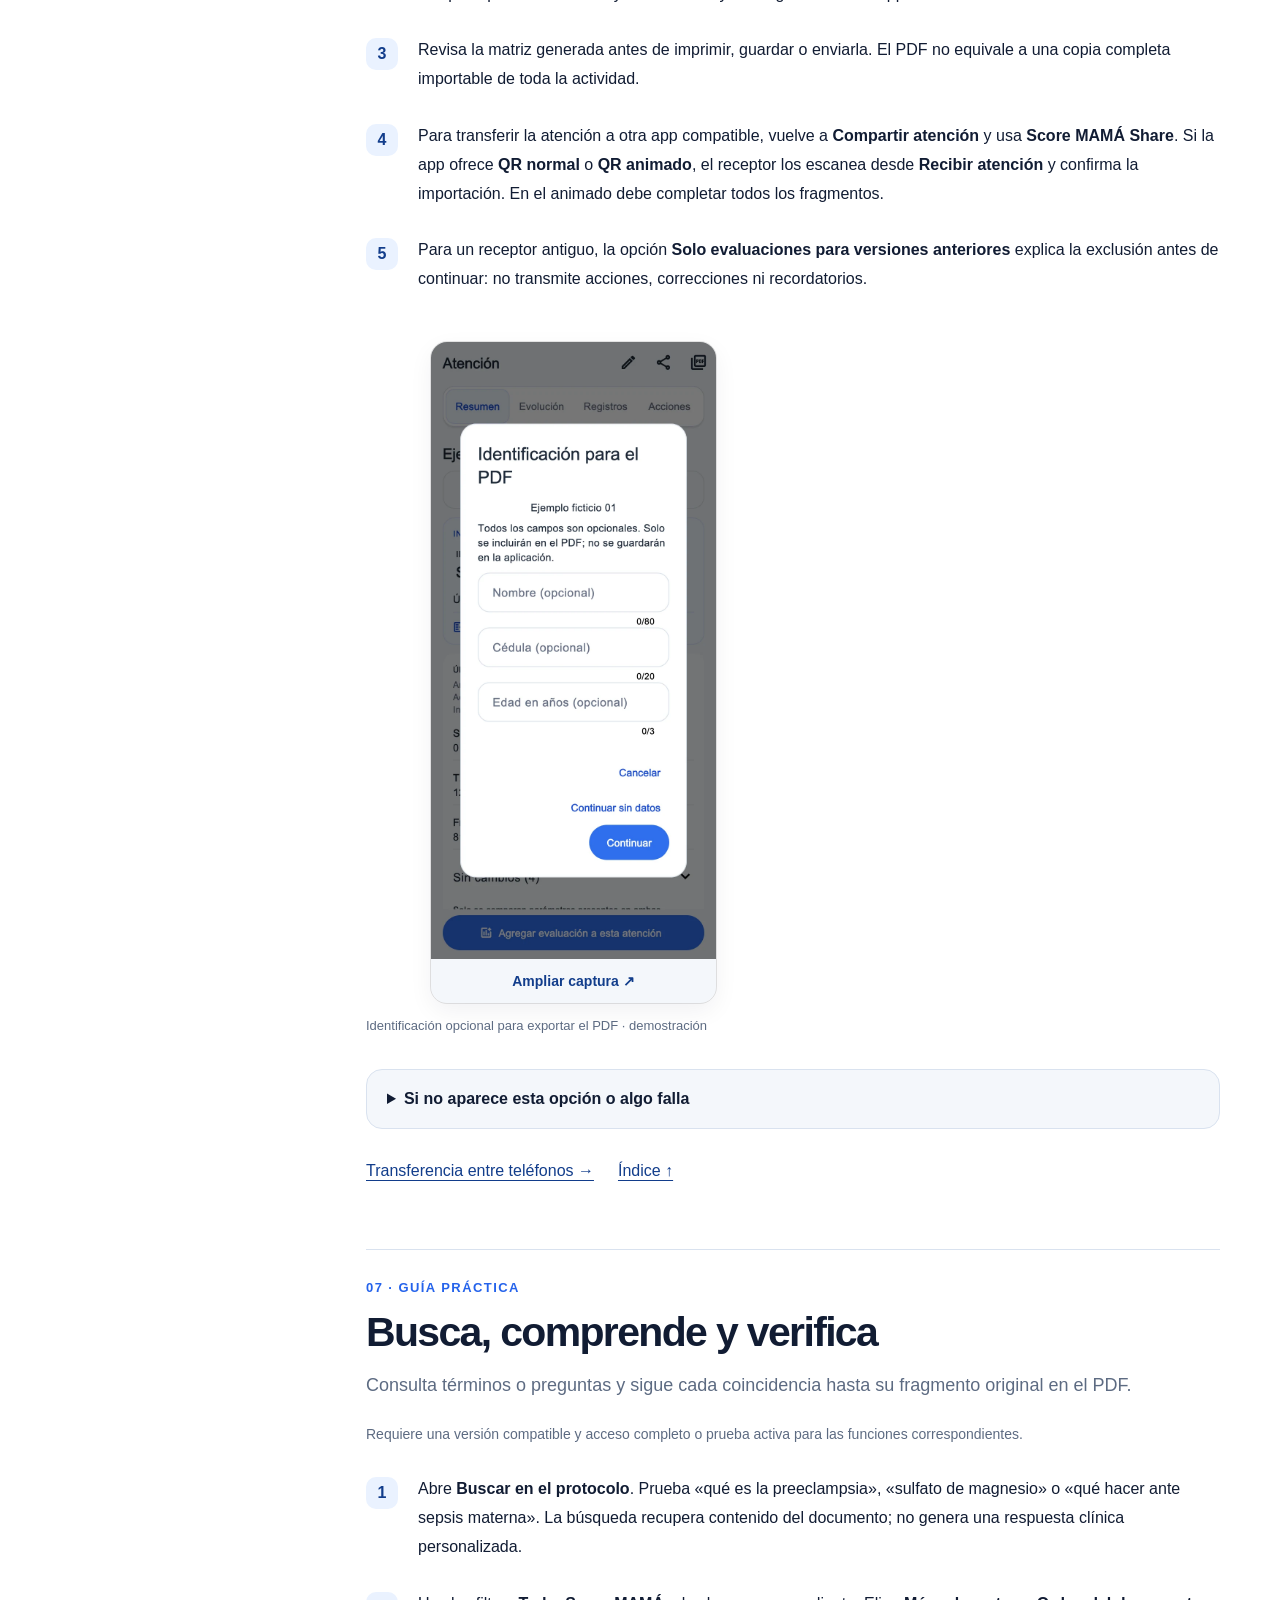
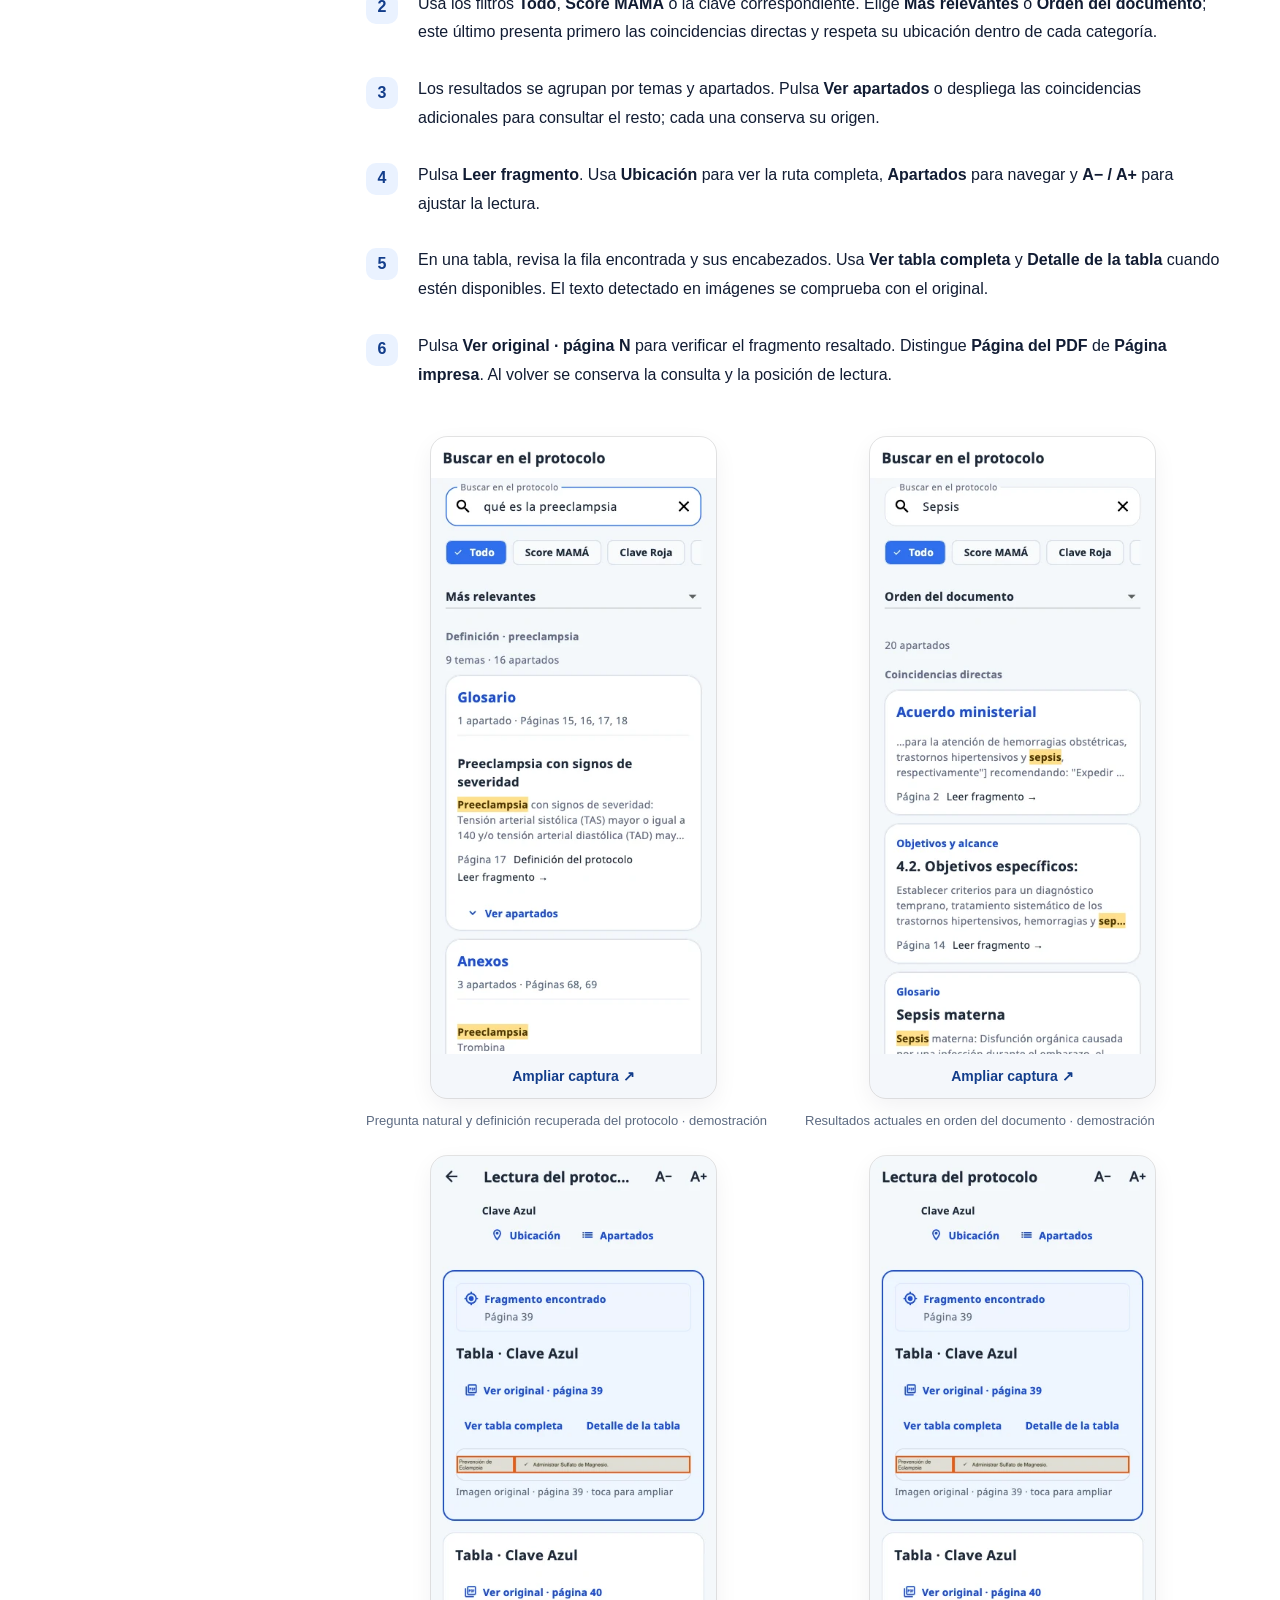
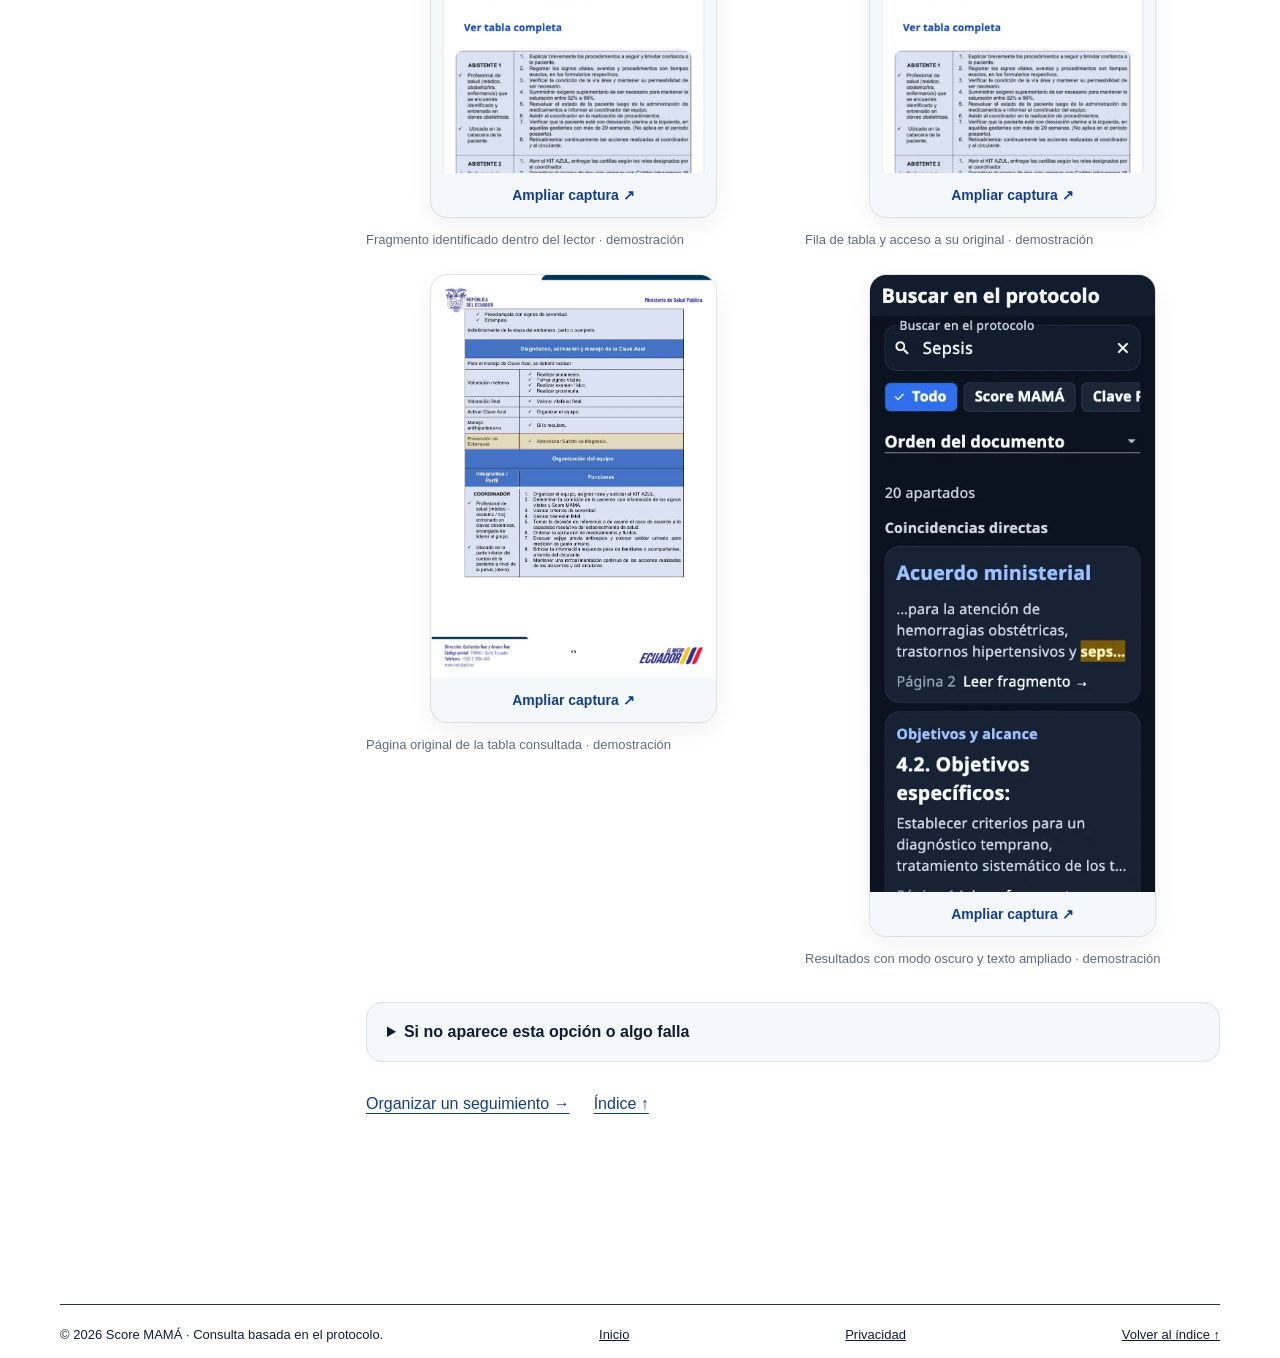
<file: guia.html>
<!doctype html>
<html lang="es">
<head>
<meta charset="utf-8"/>
<meta name="viewport" content="width=device-width,initial-scale=1"/>
<meta name="theme-color" content="#0b1f44"/><title>Guía de uso | Score MAMÁ 2025</title>
<meta name="description" content="Guía paso a paso: atenciones, evolución, acciones pendientes, reevaluaciones, transferencia y búsqueda con origen en el PDF."/>
<link rel="canonical" href="https://leoalvtor.github.io/score-mama-web/guia.html"/>
<meta property="og:title" content="Guía de uso de Score MAMÁ"/>
<meta property="og:description" content="Aprende a organizar atenciones y verificar la información del protocolo."/>
<meta property="og:type" content="website"/>
<meta property="og:url" content="https://leoalvtor.github.io/score-mama-web/guia.html"/>
<link rel="icon" href="assets/brand/score-mama-app-icon.png?v=2"/>
<link rel="stylesheet" href="styles.css?v=4"/>
</head>
<body class="guide-page"><a class="skip-link" href="#contenido">Saltar al contenido</a>
<header class="site-header">
<nav class="nav container" aria-label="Navegación principal"><a class="brand" href="index.html"><img class="brand-mark" src="assets/brand/score-mama-app-icon.png?v=2" alt=""/><span>Score MAMÁ <b>2025</b></span></a><button class="nav-toggle" aria-expanded="false" aria-controls="nav-links">Menú</button>
<div class="nav-links" id="nav-links"><a href="index.html#capacidades">Capacidades</a><a href="guia.html" aria-current="page">Guía de uso</a><a href="index.html#demostraciones">Videos</a><a class="button button-small" href="https://apps.apple.com/ec/app/score-mama-2025/id6772249435" target="_blank" rel="noopener">App Store</a>
</div>
</nav>
</header>
<main id="contenido">
<section class="guide-hero container">
<p class="eyebrow">Guía de uso · Ejemplos ficticios
</p>
<h1>Un paso claro.<br>Una tarea resuelta.
</h1>
<p class="lead">Organiza una atención, sigue su evolución y encuentra la información del protocolo. Elige la tarea que necesitas aprender.
</p>
<aside class="release-notice"><strong>Próxima versión · 1.5.1</strong>
<p>Esta guía documenta la compilación 1.5.1+19 preparada. La ficha de App Store consultada el 11 de octubre de 2026 ofrece la versión 1.4; las funciones nuevas pueden no aparecer todavía en la descarga pública.
</p>
</aside>
<p class="guide-scope">Las capturas son demostraciones de la app actual. Esta guía explica su uso; no prescribe tratamientos ni sustituye el protocolo o el criterio profesional.
</p>
</section>
<div class="container guide-layout">
<aside class="guide-index" id="indice">
<details open>
<summary>En esta guía
</summary>
<nav aria-label="Índice de la guía"><a href="#atenciones"><span>01</span> Organiza una atención</a><a href="#evolucion"><span>02</span> Lee la evolución</a><a href="#pendientes"><span>03</span> Registra una acción pendiente</a><a href="#reevaluaciones"><span>04</span> Programa una reevaluación</a><a href="#compartir"><span>05</span> Envía y recibe una atención</a><a href="#exportar"><span>06</span> Exporta y elige el formato</a><a href="#buscar"><span>07</span> Busca, comprende y verifica</a>
</nav>
</details>
</aside>
<div class="guide-content">
<article class="guide-article" id="atenciones">
<header>
<p class="eyebrow">01 · Guía práctica
</p>
<h2>Organiza una atención
</h2>
<p class="lead-small">Reúne las evaluaciones del mismo seguimiento, en lugar de crear registros desconectados.
</p>
</header>
<p class="access-note">Requiere una versión compatible y acceso completo o prueba activa para las funciones correspondientes.
</p>
<ol class="guide-steps">
<li>Abre <strong>Calcular</strong> para una nueva atención. Introduce los parámetros y revisa las unidades; si usas dictado, comprueba los valores reconocidos.
</li>
<li>Pulsa <strong>Calcular Score</strong>. La evaluación se guarda mediante el flujo de la aplicación. Si aparece un error de guardado, conserva los valores y usa <strong>Reintentar guardado</strong>.
</li>
<li>Abre <strong>Historial</strong> y selecciona la atención. Usa el icono del lápiz para editar su <strong>Referencia de atención</strong>; elige una referencia que te permita reconocerla.
</li>
<li>Para continuarla, pulsa <strong>Agregar evaluación a esta atención</strong>. Comprueba la referencia visible antes de calcular: esta evaluación debe quedar vinculada al seguimiento correcto.
</li>
<li>Al regresar, revisa el número de evaluaciones y la fecha del último registro en <strong>Resumen</strong>.
</li>
</ol>
<div class="guide-shots">
<figure class="guide-shot"><a href="assets/guide/atencion-resumen.webp" data-enlarge aria-label="Ampliar: Resumen y botón para continuar la misma atención"><img src="assets/guide/atencion-resumen.webp" width="780" height="1688" loading="lazy" decoding="async" alt="Resumen y botón para continuar la misma atención"/><span class="image-hint">Ampliar captura ↗</span></a>
<figcaption>Resumen y botón para continuar la misma atención · demostración
</figcaption>
</figure>
</div>
<details class="guide-help">
<summary>Si no aparece esta opción o algo falla
</summary>
<p>Si solo ves una evaluación, todavía no hay otra con la que comparar. Si agregaste una desde Calcular como nueva atención, no asumas que se vinculó a la anterior.
</p>
</details>
<nav class="related-guides" aria-label="Guías relacionadas"><a href="#evolucion">Consultar evolución →</a> <a href="#pendientes">Registrar pendientes →</a><a href="#indice">Índice ↑</a>
</nav>
</article>
<article class="guide-article" id="evolucion">
<header>
<p class="eyebrow">02 · Guía práctica
</p>
<h2>Lee la evolución
</h2>
<p class="lead-small">Consulta los cambios y el momento de cada medición sin convertir la gráfica en un diagnóstico.
</p>
</header>
<p class="access-note">Requiere una versión compatible y acceso completo o prueba activa para las funciones correspondientes.
</p>
<ol class="guide-steps">
<li>En la atención, abre <strong>Resumen</strong>. Distingue el Score inicial y el último de la <strong>Última comparación</strong>, que compara las dos evaluaciones más recientes.
</li>
<li>Abre <strong>Evolución</strong> y selecciona Score, Temperatura, Presión arterial, FC, FR o saturación de oxígeno. Las fechas y unidades identifican la serie.
</li>
<li>Pulsa <strong>Ver valores del gráfico</strong> para consultar los puntos como texto. Las mediciones ausentes no se rellenan ni se inventan.
</li>
<li>Abre <strong>Registros</strong> para consultar las evaluaciones y entrar al resultado de una de ellas. Usa <strong>Agregar evaluación a esta atención</strong> para continuar el seguimiento.
</li>
</ol>
<div class="guide-shots">
<figure class="guide-shot"><a href="assets/guide/atencion-evolucion.webp" data-enlarge aria-label="Ampliar: Serie temporal en la pestaña Evolución"><img src="assets/guide/atencion-evolucion.webp" width="780" height="1688" loading="lazy" decoding="async" alt="Serie temporal en la pestaña Evolución"/><span class="image-hint">Ampliar captura ↗</span></a>
<figcaption>Serie temporal en la pestaña Evolución · demostración
</figcaption>
</figure>
<figure class="guide-shot"><a href="assets/guide/atencion-registros.webp" data-enlarge aria-label="Ampliar: Valores y evaluaciones en la pestaña Registros"><img src="assets/guide/atencion-registros.webp" width="780" height="1688" loading="lazy" decoding="async" alt="Valores y evaluaciones en la pestaña Registros"/><span class="image-hint">Ampliar captura ↗</span></a>
<figcaption>Valores y evaluaciones en la pestaña Registros · demostración
</figcaption>
</figure>
<figure class="guide-shot"><a href="assets/guide/atencion-evolucion-oscuro.webp" data-enlarge aria-label="Ampliar: La misma evolución en modo oscuro"><img src="assets/guide/atencion-evolucion-oscuro.webp" width="780" height="1688" loading="lazy" decoding="async" alt="La misma evolución en modo oscuro"/><span class="image-hint">Ampliar captura ↗</span></a>
<figcaption>La misma evolución en modo oscuro · demostración
</figcaption>
</figure>
</div>
<details class="guide-help">
<summary>Si no aparece esta opción o algo falla
</summary>
<p>Con una sola evaluación no puede mostrarse una comparación entre dos mediciones. Un aumento o descenso numérico no establece por sí solo mejoría o deterioro clínico.
</p>
</details>
<nav class="related-guides" aria-label="Guías relacionadas"><a href="#atenciones">Volver a la atención →</a><a href="#indice">Índice ↑</a>
</nav>
</article>
<article class="guide-article" id="pendientes">
<header>
<p class="eyebrow">03 · Guía práctica
</p>
<h2>Registra una acción pendiente
</h2>
<p class="lead-small">Una acción es una tarea que tú registras. Una reevaluación programa una nueva medición del Score.
</p>
</header>
<p class="access-note">Requiere una versión compatible y acceso completo o prueba activa para las funciones correspondientes.
</p>
<ol class="guide-steps">
<li>Abre una atención y entra a <strong>Acciones</strong>, o pulsa <strong>Ver pendientes</strong> desde Resumen.
</li>
<li>Pulsa <strong>Registrar acción</strong>. Escribe una descripción concreta; por ejemplo, «Comunicar al equipo · ejemplo».
</li>
<li>Selecciona <strong>Pendiente</strong>. Añade una <strong>Fecha prevista</strong> si la necesitas; también puedes dejarla sin fecha. Responsable o rol y Observación son opcionales.
</li>
<li>Pulsa <strong>Guardar</strong> y comprueba que la acción aparezca en Pendientes.
</li>
<li>Desde el menú de la acción usa <strong>Editar / Reprogramar</strong>. Cuando corresponda, pulsa <strong>Registrar realización</strong> y verifica la fecha de realización. Consulta <strong>Ver cronología</strong> para revisar la actividad registrada.
</li>
</ol>
<div class="guide-shots">
<figure class="guide-shot"><a href="assets/guide/atencion-pendientes.webp" data-enlarge aria-label="Ampliar: Acciones y reevaluación vinculadas a una atención"><img src="assets/guide/atencion-pendientes.webp" width="780" height="1688" loading="lazy" decoding="async" alt="Acciones y reevaluación vinculadas a una atención"/><span class="image-hint">Ampliar captura ↗</span></a>
<figcaption>Acciones y reevaluación vinculadas a una atención · demostración
</figcaption>
</figure>
<figure class="guide-shot"><a href="assets/guide/atencion-nuevo-pendiente.webp" data-enlarge aria-label="Ampliar: Formulario Registrar acción con estado Pendiente"><img src="assets/guide/atencion-nuevo-pendiente.webp" width="780" height="1688" loading="lazy" decoding="async" alt="Formulario Registrar acción con estado Pendiente"/><span class="image-hint">Ampliar captura ↗</span></a>
<figcaption>Formulario Registrar acción con estado Pendiente · demostración
</figcaption>
</figure>
</div>
<details class="guide-help">
<summary>Si no aparece esta opción o algo falla
</summary>
<p>Si no se guarda, conserva el formulario y revisa el mensaje. Las notificaciones dependen de los permisos del sistema; verifica los pendientes dentro de la app aunque no recibas un aviso.
</p>
</details>
<nav class="related-guides" aria-label="Guías relacionadas"><a href="#reevaluaciones">Programar una reevaluación →</a><a href="#indice">Índice ↑</a>
</nav>
</article>
<article class="guide-article" id="reevaluaciones">
<header>
<p class="eyebrow">04 · Guía práctica
</p>
<h2>Programa una reevaluación
</h2>
<p class="lead-small">Mantén una nueva evaluación vinculada a su origen y consulta cuándo está pendiente.
</p>
</header>
<p class="access-note">Requiere una versión compatible y acceso completo o prueba activa para las funciones correspondientes.
</p>
<ol class="guide-steps">
<li>En el resultado de una evaluación, pulsa <strong>Crear reevaluación pendiente</strong> cuando la aplicación ofrezca esa opción.
</li>
<li>Revisa la referencia solicitada y confirma el flujo. El intervalo procede del resultado; no se elige una pauta clínica desde esta guía.
</li>
<li>Abre <strong>Reevaluaciones</strong> para consultar los pendientes. También puedes localizar la reevaluación vinculada en <strong>Acciones</strong> de la atención.
</li>
<li>Cuando corresponda realizarla, pulsa <strong>Reevaluar ahora</strong>, comprueba el contexto, introduce las nuevas mediciones y calcula. Revisa el nuevo registro y el estado del pendiente al terminar.
</li>
<li>Si aparece <strong>Activar avisos de esta atención</strong>, úsalo para solicitar la activación y comprueba los permisos de notificaciones del teléfono.
</li>
</ol>
<div class="guide-shots">
<figure class="guide-shot"><a href="assets/guide/atencion-pendientes.webp" data-enlarge aria-label="Ampliar: Pendiente de reevaluación dentro de la atención"><img src="assets/guide/atencion-pendientes.webp" width="780" height="1688" loading="lazy" decoding="async" alt="Pendiente de reevaluación dentro de la atención"/><span class="image-hint">Ampliar captura ↗</span></a>
<figcaption>Pendiente de reevaluación dentro de la atención · demostración
</figcaption>
</figure>
</div>
<details class="guide-help">
<summary>Si no aparece esta opción o algo falla
</summary>
<p>La app puede indicar que ese Score ya tiene una reevaluación pendiente. No crees duplicados para la misma evaluación. Si no aparece la opción de crear, revisa el resultado, la versión instalada y tu acceso.
</p>
</details>
<nav class="related-guides" aria-label="Guías relacionadas"><a href="#pendientes">Diferencia entre acciones y reevaluaciones →</a><a href="#indice">Índice ↑</a>
</nav>
</article>
<article class="guide-article" id="compartir">
<header>
<p class="eyebrow">05 · Guía práctica
</p>
<h2>Envía y recibe una atención
</h2>
<p class="lead-small">Score MAMÁ Share conecta dos teléfonos y transfiere la atención de forma directa y cifrada.
</p>
</header>
<p class="access-note">Requiere una versión compatible y acceso completo o prueba activa para las funciones correspondientes.
</p>
<ol class="guide-steps">
<li>En ambos teléfonos, abre una versión compatible de la app. Activa Bluetooth y Wi-Fi, permite los permisos solicitados y mantén los equipos cerca y desbloqueados.
</li>
<li><strong>Emisor:</strong> abre la atención, pulsa el icono <strong>Compartir atención</strong> y elige <strong>Score MAMÁ Share</strong>. Mantén visible la pantalla de conexión.
</li>
<li><strong>Receptor:</strong> desde Historial pulsa <strong>Recibir atención</strong> y escanea el QR de conexión del emisor. Como alternativa, usa <strong>Buscar con Score MAMÁ Share</strong> y el flujo de búsqueda de dispositivos.
</li>
<li>Comprueba que el código de verificación aparezca igual en ambos teléfonos. Pulsa <strong>El código coincide</strong> solamente si lo verificaste; si difiere, usa <strong>No coincide</strong>.
</li>
<li>Espera la transferencia. En el receptor revisa la vista previa y pulsa <strong>Importar como nueva atención</strong>, o el botón para importar varias. Abre la atención recibida y comprueba sus evaluaciones y actividad.
</li>
</ol>
<div class="guide-note"><strong>Dos QR, dos usos.</strong> El QR de Share inicia una conexión verificada y cifrada. Los QR normal y animado contienen datos de la atención y no están cifrados.
</div>
<div class="guide-shots">
<figure class="guide-shot"><a href="assets/guide/atencion-compartir.webp" data-enlarge aria-label="Ampliar: Compartir atención: Share y alternativas de compatibilidad"><img src="assets/guide/atencion-compartir.webp" width="780" height="1688" loading="lazy" decoding="async" alt="Compartir atención: Share y alternativas de compatibilidad"/><span class="image-hint">Ampliar captura ↗</span></a>
<figcaption>Compartir atención: Share y alternativas de compatibilidad · demostración
</figcaption>
</figure>
</div>
<details class="guide-help">
<summary>Si no aparece esta opción o algo falla
</summary>
<p>Si falla la conexión, mantén la app en primer plano, revisa los permisos y vuelve a intentarlo. Escanear o recibir el contenido no sustituye confirmar su importación. Una atención ya importada puede detectarse sin crear otro duplicado.
</p>
</details>
<nav class="related-guides" aria-label="Guías relacionadas"><a href="#exportar">Exportar PDF o usar compatibilidad →</a><a href="#indice">Índice ↑</a>
</nav>
</article>
<article class="guide-article" id="exportar">
<header>
<p class="eyebrow">06 · Guía práctica
</p>
<h2>Exporta y elige el formato
</h2>
<p class="lead-small">Un PDF sirve para leer, guardar o imprimir. Transferir una atención permite recibirla dentro de la aplicación.
</p>
</header>
<p class="access-note">Requiere una versión compatible y acceso completo o prueba activa para las funciones correspondientes.
</p>
<ol class="guide-steps">
<li>Para una atención, pulsa el icono <strong>Exportar PDF</strong> en su detalle. Para varias, selecciónalas desde el listado de Historial y usa <strong>Exportar</strong>, después <strong>PDF</strong>.
</li>
<li>En <strong>Identificación para el PDF</strong>, completa solo los campos que necesites o pulsa <strong>Continuar sin datos</strong>. Estos campos opcionales se incluyen en el PDF y no se guardan en la app.
</li>
<li>Revisa la matriz generada antes de imprimir, guardar o enviarla. El PDF no equivale a una copia completa importable de toda la actividad.
</li>
<li>Para transferir la atención a otra app compatible, vuelve a <strong>Compartir atención</strong> y usa <strong>Score MAMÁ Share</strong>. Si la app ofrece <strong>QR normal</strong> o <strong>QR animado</strong>, el receptor los escanea desde <strong>Recibir atención</strong> y confirma la importación. En el animado debe completar todos los fragmentos.
</li>
<li>Para un receptor antiguo, la opción <strong>Solo evaluaciones para versiones anteriores</strong> explica la exclusión antes de continuar: no transmite acciones, correcciones ni recordatorios.
</li>
</ol>
<div class="guide-shots">
<figure class="guide-shot"><a href="assets/guide/atencion-exportar.webp" data-enlarge aria-label="Ampliar: Identificación opcional para exportar el PDF"><img src="assets/guide/atencion-exportar.webp" width="780" height="1688" loading="lazy" decoding="async" alt="Identificación opcional para exportar el PDF"/><span class="image-hint">Ampliar captura ↗</span></a>
<figcaption>Identificación opcional para exportar el PDF · demostración
</figcaption>
</figure>
</div>
<details class="guide-help">
<summary>Si no aparece esta opción o algo falla
</summary>
<p>El QR con datos no está cifrado: evita mostrarlo a personas ajenas a la transferencia. La app elige las alternativas QR según el tamaño; que no aparezca QR normal no implica una falla. El QR de conexión de Share es un mecanismo distinto.
</p>
</details>
<nav class="related-guides" aria-label="Guías relacionadas"><a href="#compartir">Transferencia entre teléfonos →</a><a href="#indice">Índice ↑</a>
</nav>
</article>
<article class="guide-article" id="buscar">
<header>
<p class="eyebrow">07 · Guía práctica
</p>
<h2>Busca, comprende y verifica
</h2>
<p class="lead-small">Consulta términos o preguntas y sigue cada coincidencia hasta su fragmento original en el PDF.
</p>
</header>
<p class="access-note">Requiere una versión compatible y acceso completo o prueba activa para las funciones correspondientes.
</p>
<ol class="guide-steps">
<li>Abre <strong>Buscar en el protocolo</strong>. Prueba «qué es la preeclampsia», «sulfato de magnesio» o «qué hacer ante sepsis materna». La búsqueda recupera contenido del documento; no genera una respuesta clínica personalizada.
</li>
<li>Usa los filtros <strong>Todo</strong>, <strong>Score MAMÁ</strong> o la clave correspondiente. Elige <strong>Más relevantes</strong> o <strong>Orden del documento</strong>; este último presenta primero las coincidencias directas y respeta su ubicación dentro de cada categoría.
</li>
<li>Los resultados se agrupan por temas y apartados. Pulsa <strong>Ver apartados</strong> o despliega las coincidencias adicionales para consultar el resto; cada una conserva su origen.
</li>
<li>Pulsa <strong>Leer fragmento</strong>. Usa <strong>Ubicación</strong> para ver la ruta completa, <strong>Apartados</strong> para navegar y <strong>A− / A+</strong> para ajustar la lectura.
</li>
<li>En una tabla, revisa la fila encontrada y sus encabezados. Usa <strong>Ver tabla completa</strong> y <strong>Detalle de la tabla</strong> cuando estén disponibles. El texto detectado en imágenes se comprueba con el original.
</li>
<li>Pulsa <strong>Ver original · página N</strong> para verificar el fragmento resaltado. Distingue <strong>Página del PDF</strong> de <strong>Página impresa</strong>. Al volver se conserva la consulta y la posición de lectura.
</li>
</ol>
<div class="guide-shots">
<figure class="guide-shot"><a href="assets/guide/busqueda-pregunta.webp" data-enlarge aria-label="Ampliar: Pregunta natural y definición recuperada del protocolo"><img src="assets/guide/busqueda-pregunta.webp" width="390" height="844" loading="lazy" decoding="async" alt="Pregunta natural y definición recuperada del protocolo"/><span class="image-hint">Ampliar captura ↗</span></a>
<figcaption>Pregunta natural y definición recuperada del protocolo · demostración
</figcaption>
</figure>
<figure class="guide-shot"><a href="assets/guide/busqueda-resultados.webp" data-enlarge aria-label="Ampliar: Resultados actuales en orden del documento"><img src="assets/guide/busqueda-resultados.webp" width="390" height="844" loading="lazy" decoding="async" alt="Resultados actuales en orden del documento"/><span class="image-hint">Ampliar captura ↗</span></a>
<figcaption>Resultados actuales en orden del documento · demostración
</figcaption>
</figure>
<figure class="guide-shot"><a href="assets/guide/lectura-fragmento.webp" data-enlarge aria-label="Ampliar: Fragmento identificado dentro del lector"><img src="assets/guide/lectura-fragmento.webp" width="390" height="844" loading="lazy" decoding="async" alt="Fragmento identificado dentro del lector"/><span class="image-hint">Ampliar captura ↗</span></a>
<figcaption>Fragmento identificado dentro del lector · demostración
</figcaption>
</figure>
<figure class="guide-shot"><a href="assets/guide/lectura-tabla.webp" data-enlarge aria-label="Ampliar: Fila de tabla y acceso a su original"><img src="assets/guide/lectura-tabla.webp" width="390" height="844" loading="lazy" decoding="async" alt="Fila de tabla y acceso a su original"/><span class="image-hint">Ampliar captura ↗</span></a>
<figcaption>Fila de tabla y acceso a su original · demostración
</figcaption>
</figure>
<figure class="guide-shot"><a href="assets/guide/pdf-origen.webp" data-enlarge aria-label="Ampliar: Página original de la tabla consultada"><img src="assets/guide/pdf-origen.webp" width="849" height="1200" loading="lazy" decoding="async" alt="Página original de la tabla consultada"/><span class="image-hint">Ampliar captura ↗</span></a>
<figcaption>Página original de la tabla consultada · demostración
</figcaption>
</figure>
<figure class="guide-shot"><a href="assets/guide/busqueda-oscuro.webp" data-enlarge aria-label="Ampliar: Resultados con modo oscuro y texto ampliado"><img src="assets/guide/busqueda-oscuro.webp" width="390" height="844" loading="lazy" decoding="async" alt="Resultados con modo oscuro y texto ampliado"/><span class="image-hint">Ampliar captura ↗</span></a>
<figcaption>Resultados con modo oscuro y texto ampliado · demostración
</figcaption>
</figure>
</div>
<details class="guide-help">
<summary>Si no aparece esta opción o algo falla
</summary>
<p>Si no hay coincidencias, prueba el término principal y revisa el filtro. Una pregunta ambigua puede devolver contenido relacionado. No deduzcas una dosis o conducta sin comprobar el contexto y el PDF.
</p>
</details>
<nav class="related-guides" aria-label="Guías relacionadas"><a href="#atenciones">Organizar un seguimiento →</a><a href="#indice">Índice ↑</a>
</nav>
</article>
</div>
</div>
</main>
<footer class="site-footer">
<div class="container footer-bottom">
<p>© <span id="year">2026</span> Score MAMÁ · Consulta basada en el protocolo.
</p>
<a href="index.html">Inicio</a><a href="privacy.html">Privacidad</a><a href="#indice">Volver al índice ↑</a>
</div>
</footer>
<dialog id="image-dialog" aria-labelledby="image-caption">
<div class="image-toolbar">
<p id="image-caption">
</p>
<button type="button" id="image-zoom" class="button button-secondary">Ampliar</button><button type="button" id="image-close" class="button">Cerrar</button>
</div>
<div class="image-viewport" tabindex="0" aria-label="Imagen ampliada; desplázate para explorar"><img id="image-full" alt=""/>
</div>
</dialog>
<script src="script.js?v=4">
</script>
</body>
</html>
</file>
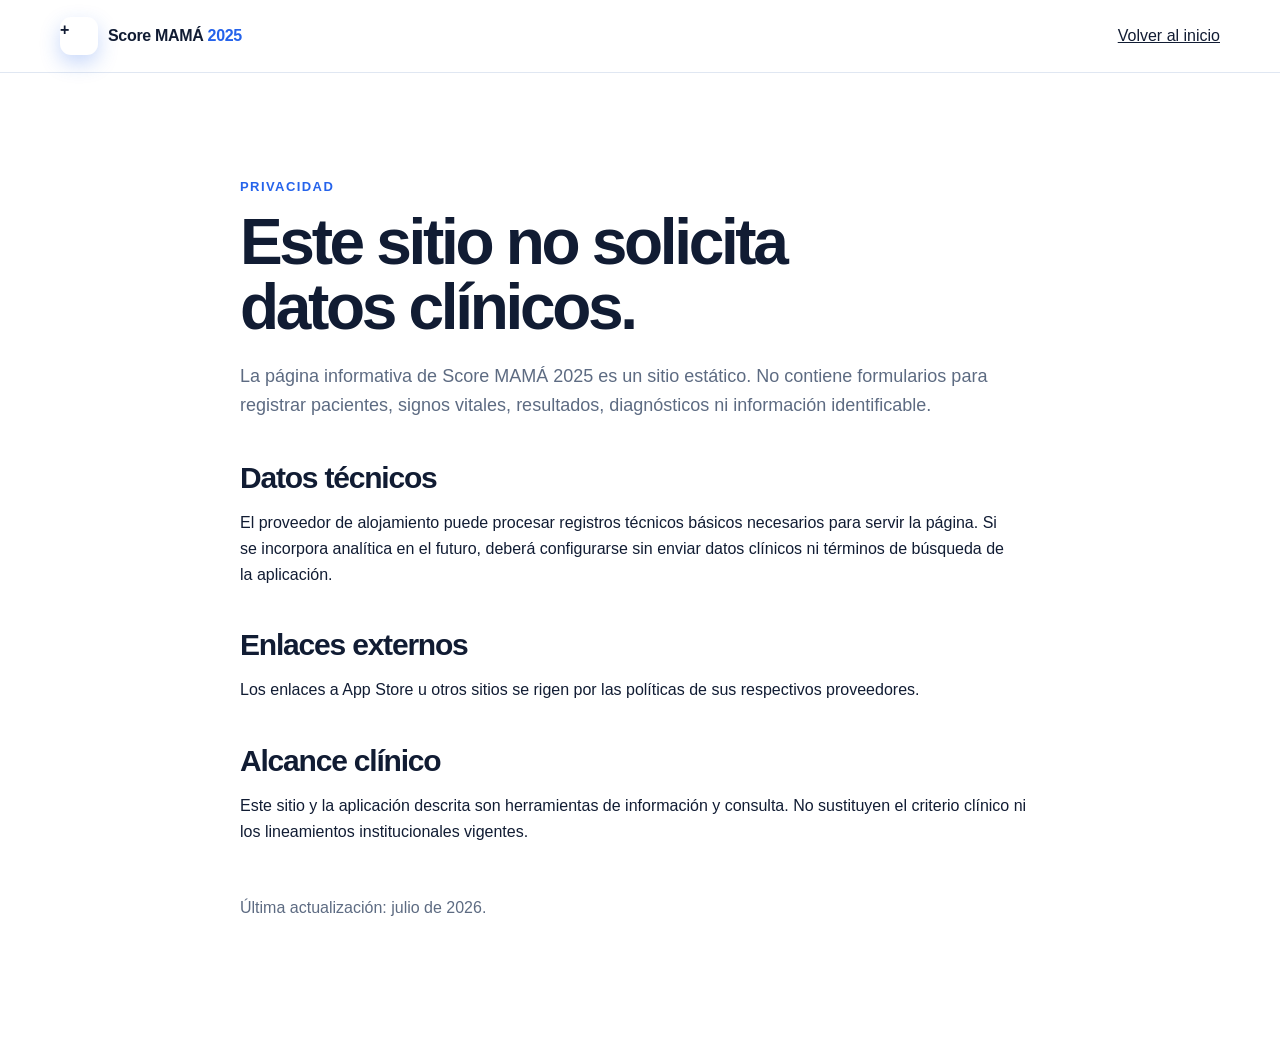
<file: privacy.html>
<!doctype html><html lang="es"><head><meta charset="utf-8"><meta name="viewport" content="width=device-width,initial-scale=1"><title>Privacidad | Score MAMÁ 2025</title><link rel="stylesheet" href="styles.css"></head><body><header class="site-header"><nav class="nav container"><a class="brand" href="index.html"><span class="brand-mark">+</span><span>Score MAMÁ <b>2025</b></span></a><a href="index.html">Volver al inicio</a></nav></header><main class="section"><article class="container" style="max-width:800px"><p class="eyebrow">Privacidad</p><h1 style="font-size:clamp(40px,6vw,64px)">Este sitio no solicita datos clínicos.</h1><p class="lead-small">La página informativa de Score MAMÁ 2025 es un sitio estático. No contiene formularios para registrar pacientes, signos vitales, resultados, diagnósticos ni información identificable.</p><h2 style="font-size:30px;margin-top:42px">Datos técnicos</h2><p>El proveedor de alojamiento puede procesar registros técnicos básicos necesarios para servir la página. Si se incorpora analítica en el futuro, deberá configurarse sin enviar datos clínicos ni términos de búsqueda de la aplicación.</p><h2 style="font-size:30px;margin-top:42px">Enlaces externos</h2><p>Los enlaces a App Store u otros sitios se rigen por las políticas de sus respectivos proveedores.</p><h2 style="font-size:30px;margin-top:42px">Alcance clínico</h2><p>Este sitio y la aplicación descrita son herramientas de información y consulta. No sustituyen el criterio clínico ni los lineamientos institucionales vigentes.</p><p style="margin-top:50px;color:var(--muted)">Última actualización: julio de 2026.</p></article></main></body></html>
</file>
<file: styles.css>
:root { --navy:#08162c; --blue:#2563eb; --blue-dark:#123d8b; --sky:#eaf2ff; --ink:#111c33; --muted:#5d6b82; --line:#d9e2ef; --surface:#fff; --soft:#f4f7fb; --red:#e52d32; --radius:22px; --shadow:0 24px 70px rgba(8,22,44,.13); }
* { box-sizing:border-box; }
html { scroll-behavior:smooth; }
body { margin:0; color:var(--ink); background:var(--surface); font-family:-apple-system,BlinkMacSystemFont,"Segoe UI",sans-serif; line-height:1.6; }
img { display:block; max-width:100%; }
a { color:inherit; }
.container { width:min(1160px,calc(100% - 36px)); margin-inline:auto; }
.skip-link { position:fixed; top:-80px; left:12px; z-index:100; padding:10px 16px; background:#fff; border-radius:8px; }
.skip-link:focus { top:12px; }
.site-header { position:sticky; top:0; z-index:50; background:rgba(255,255,255,.9); border-bottom:1px solid rgba(217,226,239,.8); backdrop-filter:blur(16px); }
.nav { min-height:72px; display:flex; align-items:center; justify-content:space-between; gap:24px; }
.brand { display:inline-flex; align-items:center; gap:10px; text-decoration:none; font-weight:800; letter-spacing:-.02em; }
.brand b { color:var(--blue); }
.brand-mark { width:38px; height:38px; object-fit:cover; border-radius:11px; box-shadow:0 8px 20px rgba(37,99,235,.25); }
.nav-links { display:flex; align-items:center; gap:24px; }
.nav-links a { color:#34435c; text-decoration:none; font-size:14px; font-weight:700; }
.nav-toggle { display:none; border:1px solid var(--line); background:#fff; border-radius:10px; padding:9px 12px; font-weight:700; }
.button { display:inline-flex; align-items:center; justify-content:center; min-height:48px; padding:0 20px; border:1px solid var(--blue); border-radius:14px; color:#fff!important; background:var(--blue); text-decoration:none; font-weight:800; box-shadow:0 10px 30px rgba(37,99,235,.22); }
.button:hover { background:#1d4ed8; transform:translateY(-1px); }
.button-secondary { color:var(--blue)!important; background:#fff; border-color:#bcd0f7; box-shadow:none; }
.button-small { min-height:40px; padding-inline:16px; }
.hero { overflow:hidden; padding:82px 0 70px; background:radial-gradient(circle at 78% 18%,#dceaff 0,transparent 30%),linear-gradient(180deg,#f8fbff 0,#fff 82%); }
.hero-grid { display:grid; grid-template-columns:1.08fr .92fr; align-items:center; gap:72px; }
.app-identity { display:inline-flex; align-items:center; gap:11px; margin-bottom:22px; padding:8px 14px 8px 8px; border:1px solid #d6e3f8; border-radius:16px; color:#40506a; background:rgba(255,255,255,.85); font-size:13px; font-weight:800; box-shadow:0 10px 30px rgba(16,38,74,.07); }
.app-identity img { width:46px; height:46px; border-radius:13px; box-shadow:0 6px 16px rgba(37,99,235,.2); }
.eyebrow { margin:0 0 12px; color:var(--blue); font-size:13px; font-weight:900; letter-spacing:.11em; text-transform:uppercase; }
h1,h2,h3,p { margin-top:0; }
h1 { max-width:720px; margin-bottom:22px; font-size:clamp(44px,6vw,75px); line-height:1.02; letter-spacing:-.052em; }
h2 { margin-bottom:16px; font-size:clamp(32px,4vw,50px); line-height:1.08; letter-spacing:-.04em; }
h3 { margin-bottom:8px; line-height:1.25; }
.lead { max-width:650px; color:var(--muted); font-size:20px; line-height:1.65; }
.lead-small { color:var(--muted); font-size:18px; }
.hero-actions { display:flex; flex-wrap:wrap; gap:12px; margin:30px 0; }
.trust-list { display:flex; flex-wrap:wrap; gap:10px 22px; margin:0; padding:0; color:#40506a; font-size:14px; font-weight:700; list-style:none; }
.trust-list li::before { content:"✓"; margin-right:7px; color:#159447; }
.phone-stage { position:relative; display:grid; place-items:center; min-height:630px; }
.glow { position:absolute; width:440px; height:440px; background:radial-gradient(circle,#6ea1ff 0,rgba(110,161,255,.1) 55%,transparent 70%); filter:blur(10px); }
.phone-shot { position:relative; width:min(360px,78vw); max-height:690px; object-fit:cover; object-position:top; border:10px solid #101827; border-radius:52px; box-shadow:var(--shadow); }
.section { padding:104px 0; }
.section-heading { max-width:760px; margin-bottom:45px; }
.section-heading>p:last-child { color:var(--muted); font-size:18px; }
.feature-grid { display:grid; grid-template-columns:repeat(3,1fr); gap:16px; }
.feature-card { min-height:250px; padding:26px; border:1px solid var(--line); border-radius:var(--radius); background:#fff; box-shadow:0 12px 35px rgba(16,38,74,.06); }
.feature-number { display:inline-block; margin-bottom:40px; color:var(--blue); font-size:13px; font-weight:900; }
.feature-card p { color:var(--muted); }
.section-dark { color:#fff; background:var(--navy); }
.section-heading-light p { color:#aebbd0!important; }
.steps { display:grid; grid-template-columns:repeat(3,1fr); gap:24px; }
.step { overflow:hidden; border:1px solid #2b3b56; border-radius:28px; background:#111f36; }
.step>div { min-height:210px; padding:28px; }
.step b { display:grid; place-items:center; width:35px; height:35px; margin-bottom:24px; border-radius:50%; color:#9cc0ff; background:#1a3764; }
.step p { color:#b8c5d8; }
.step img { width:100%; height:480px; object-fit:cover; object-position:top; }
.video-section { color:#fff; background:linear-gradient(180deg,#071326,#0b1f44); }
.video-heading>p { color:#b8c5d8!important; }
.video-audio-note { display:inline-block; padding:10px 14px; border:1px solid #34517f; border-radius:12px; color:#dce8fa!important; background:#102849; font-size:14px!important; }
.video-stories { display:grid; gap:110px; }
.video-story { display:grid; grid-template-columns:.85fr 1.15fr; align-items:center; gap:90px; min-height:82vh; }
.video-story-reverse .video-copy { order:2; }
.video-story-reverse .feature-video { justify-self:end; }
.video-copy { max-width:440px; }
.video-copy span { display:inline-block; margin-bottom:24px; color:#8fb7ff; font-size:14px; font-weight:900; letter-spacing:.12em; }
.video-copy h3 { font-size:clamp(30px,4vw,48px); letter-spacing:-.035em; }
.video-copy p { color:#b8c5d8; font-size:18px; }
.feature-video { width:min(390px,100%); max-height:78vh; justify-self:center; border:8px solid #1c2a42; border-radius:42px; background:#08162c; box-shadow:0 30px 80px rgba(0,0,0,.35); }
.feature-video.is-active { border-color:#376fd6; box-shadow:0 30px 90px rgba(37,99,235,.28); }
.app-gallery { display:grid; grid-auto-flow:column; grid-auto-columns:minmax(250px,290px); gap:20px; overflow-x:auto; padding:8px 2px 24px; scroll-snap-type:x mandatory; scrollbar-color:#9db8e7 #e5ebf4; }
.gallery-card { overflow:hidden; scroll-snap-align:start; border:1px solid var(--line); border-radius:24px; background:#fff; box-shadow:0 14px 38px rgba(16,38,74,.08); }
.gallery-card img { width:100%; height:500px; object-fit:cover; object-position:top; border-bottom:1px solid var(--line); }
.gallery-card div { padding:20px; }
.gallery-card p { margin:0; color:var(--muted); font-size:14px; }
.gallery-hint { margin:12px 0 0; color:var(--muted); font-size:14px; }
.safety-grid { display:grid; grid-template-columns:1.15fr .85fr; align-items:center; gap:80px; }
.safety-list>div { display:flex; gap:14px; margin-top:22px; }
.safety-list span { display:grid; place-items:center; flex:0 0 30px; height:30px; color:#147d3f; background:#dcf7e6; border-radius:50%; font-weight:900; }
.safety-list p { color:var(--muted); }
.safety-list b { color:var(--ink); }
.detail-shot { width:min(390px,100%); max-height:720px; justify-self:center; object-fit:cover; object-position:top; border:8px solid #172036; border-radius:44px; box-shadow:var(--shadow); }
.section-soft { background:var(--soft); }
.guide-grid { display:grid; grid-template-columns:repeat(4,1fr); gap:18px; }
.guide-grid article { padding:25px; border:1px solid var(--line); border-radius:20px; background:#fff; }
.guide-grid span { display:grid; place-items:center; width:38px; height:38px; margin-bottom:24px; color:var(--blue); background:var(--sky); border-radius:12px; font-weight:900; }
.guide-grid p { color:var(--muted); }
.notice { margin-top:28px; padding:18px 22px; border:1px solid #f2ce72; border-radius:16px; color:#654b14; background:#fff8e5; }
.faq-wrap { display:grid; grid-template-columns:.85fr 1.15fr; gap:75px; }
.faq details { padding:20px 0; border-bottom:1px solid var(--line); }
.faq summary { cursor:pointer; font-weight:800; }
.faq details p { margin:12px 0 0; color:var(--muted); }
.download { padding:30px 0 100px; }
.download-card { display:flex; align-items:center; justify-content:space-between; gap:30px; padding:50px; border-radius:30px; color:#fff; background:linear-gradient(125deg,#0b2149,#164a9c); box-shadow:0 30px 80px rgba(8,33,78,.25); }
.download-card h2 { margin-bottom:10px; }
.download-card p:last-child { max-width:700px; color:#c9d9f3; }
.app-store-button { display:flex; flex:0 0 auto; flex-direction:column; padding:10px 22px; border:1px solid #6b89bd; border-radius:14px; color:#fff; background:#06142c; font-size:12px; line-height:1.2; text-align:left; text-decoration:none; transition:transform .2s ease,background .2s ease; }
.app-store-button b { font-size:21px; }
.app-store-button:hover,.app-store-button:focus-visible { background:#020817; transform:translateY(-2px); }
.footer { padding:70px 0 22px; color:#b7c3d6; background:#071326; }
.footer-grid { display:grid; grid-template-columns:1.5fr .7fr 1fr; gap:60px; }
.brand-footer { color:#fff; }
.footer h2 { color:#fff; font-size:14px; text-transform:uppercase; letter-spacing:.08em; }
.footer a:not(.brand) { display:block; margin:8px 0; color:#b7c3d6; text-decoration:none; }
.footer-bottom { display:flex; justify-content:space-between; gap:30px; margin-top:50px; padding-top:20px; border-top:1px solid #25334a; font-size:13px; }
@media (max-width:900px) { .hero-grid,.safety-grid,.faq-wrap { grid-template-columns:1fr; } .hero-copy { text-align:center; } .lead { margin-inline:auto; } .hero-actions,.trust-list { justify-content:center; } .phone-stage { min-height:auto; } .feature-grid,.guide-grid { grid-template-columns:repeat(2,1fr); } .steps { grid-template-columns:1fr; } .step { display:grid; grid-template-columns:.8fr 1.2fr; } .step img { height:420px; } .safety-grid { gap:45px; } .video-story { grid-template-columns:1fr 1fr; gap:40px; } }
@media (max-width:700px) { .nav-toggle { display:block; } .nav-links { position:absolute; top:65px; left:18px; right:18px; display:none; flex-direction:column; align-items:stretch; padding:18px; border:1px solid var(--line); border-radius:16px; background:#fff; box-shadow:var(--shadow); } .nav-links.open { display:flex; } .hero { padding-top:55px; } h1 { font-size:48px; } .section { padding:76px 0; } .feature-grid,.guide-grid { grid-template-columns:1fr; } .step { display:block; } .step img { height:430px; } .video-stories { gap:75px; } .video-story { grid-template-columns:1fr; gap:24px; min-height:auto; } .video-story-reverse .video-copy { order:0; } .video-story-reverse .feature-video { justify-self:center; } .video-copy { text-align:center; margin-inline:auto; } .feature-video { max-height:72vh; } .download-card,.footer-bottom { align-items:flex-start; flex-direction:column; } .download-card { padding:32px 24px; } .footer-grid { grid-template-columns:1fr; gap:30px; } }
@media (prefers-reduced-motion:reduce) { html { scroll-behavior:auto; } * { transition:none!important; } }

/* Guide: reuse the site palette, keep instructions readable on narrow screens. */
body { -webkit-font-smoothing:antialiased; }
h1,h2,h3 { text-wrap:balance; }
p { text-wrap:pretty; }
:focus-visible { outline:3px solid var(--blue); outline-offset:4px; }
[id] { scroll-margin-top:100px; }
.nav-links a { display:inline-flex; align-items:center; min-height:44px; }
.nav-toggle,.button-small { min-height:44px; }
.text-link { display:inline-flex; align-items:center; min-height:44px; color:var(--blue-dark); font-weight:750; text-underline-offset:4px; }
.release-notice { margin:24px 0; padding:20px 24px; border:1px solid #bcd0f7; border-radius:18px; background:var(--sky); color:var(--blue-dark); }
.release-notice strong { display:block; margin-bottom:6px; }
.release-notice p { margin:0; font-size:15px; line-height:1.6; }
.access-note,.guide-scope { color:var(--muted); font-size:14px; line-height:1.7; }
.access-note { margin:24px 0; }
.guide-entry-grid { display:grid; grid-template-columns:repeat(3,1fr); gap:22px; }
.guide-entry-grid>a { padding:28px; text-decoration:none; background:#fff; border:1px solid var(--line); border-radius:22px; box-shadow:0 4px 16px rgba(8,22,44,.04); transition:box-shadow .2s ease; }
.guide-entry-grid>a:hover { box-shadow:0 8px 28px rgba(8,22,44,.09); }
.guide-entry-grid span { color:var(--blue); font-weight:800; }
.guide-entry-grid h3 { margin-top:20px; font-size:24px; }
.guide-entry-grid p { color:var(--muted); }
.guide-entry-grid b { color:var(--blue-dark); }
.guide-hero { padding-top:64px; padding-bottom:36px; }
.guide-hero h1 { max-width:800px; }
.guide-hero .release-notice { max-width:800px; }
.guide-layout { display:grid; grid-template-columns:250px minmax(0,1fr); gap:56px; align-items:start; padding-bottom:72px; }
.guide-index { position:sticky; top:96px; border:1px solid var(--line); background:var(--soft); border-radius:18px; padding:12px; }
.guide-index summary { padding:12px; font-weight:800; cursor:pointer; min-height:44px; }
.guide-index nav { display:grid; }
.guide-index a { display:flex; align-items:center; gap:10px; padding:12px; min-height:44px; text-decoration:none; color:#34435c; border-radius:8px; font-size:14px; }
.guide-index a:hover { background:var(--sky); }
.guide-index a span { color:var(--blue-dark); font-variant-numeric:tabular-nums; font-weight:800; }
.guide-content { min-width:0; }
.guide-article { padding:28px 0 56px; border-top:1px solid var(--line); }
.guide-article h2 { font-size:clamp(30px,3.2vw,42px); }
.guide-steps { padding:0; list-style:none; counter-reset:steps; }
.guide-steps li { counter-increment:steps; position:relative; padding:4px 0 24px 52px; line-height:1.8; overflow-wrap:anywhere; }
.guide-steps li::before { content:counter(steps); position:absolute; left:0; top:6px; display:grid; place-items:center; width:32px; height:32px; border-radius:10px; background:var(--sky); color:var(--blue-dark); font-weight:800; font-variant-numeric:tabular-nums; }
.guide-shots { display:grid; grid-template-columns:repeat(2,minmax(0,1fr)); align-items:start; gap:24px; margin:24px 0 32px; }
.guide-shot { margin:0; min-width:0; }
.guide-shot a { display:block; width:100%; max-width:285px; margin-inline:auto; text-decoration:none; background:var(--soft); border-radius:16px; overflow:hidden; outline:1px solid rgba(0,0,0,.1); box-shadow:0 8px 24px rgba(8,22,44,.06); }
.guide-shot img { width:100%; height:auto; }
.guide-shot figcaption { padding-top:12px; color:var(--muted); font-size:13px; line-height:1.7; }
.image-hint { display:flex; justify-content:center; align-items:center; min-height:44px; color:var(--blue-dark); font-size:14px; font-weight:700; }
.guide-note { background:var(--sky); padding:20px; border-radius:16px; color:var(--blue-dark); line-height:1.7; }
.guide-help { background:var(--soft); border:1px solid var(--line); border-radius:16px; padding:0 20px; }
.guide-help summary { padding:16px 0; min-height:44px; font-weight:750; cursor:pointer; }
.guide-help p { margin:0; padding-bottom:20px; }
.related-guides { display:flex; flex-wrap:wrap; gap:12px 24px; margin-top:20px; }
.related-guides a { display:inline-flex; align-items:center; min-height:44px; color:var(--blue-dark); text-underline-offset:4px; }
#image-dialog { width:min(1000px,96vw); max-width:96vw; max-height:94dvh; padding:16px; border:0; border-radius:20px; box-shadow:0 24px 80px rgba(0,0,0,.3); }
#image-dialog::backdrop { background:rgba(8,22,44,.78); }
.image-toolbar { display:flex; align-items:center; gap:12px; padding-bottom:12px; }
.image-toolbar p { margin:0 auto 0 0; font-size:14px; max-width:50%; }
.image-toolbar .button { cursor:pointer; font:inherit; min-height:44px; }
.image-viewport { overflow:auto; max-height:calc(94dvh - 110px); background:var(--soft); border-radius:12px; }
#image-full { width:auto; height:auto; max-width:100%; max-height:calc(94dvh - 110px); margin:auto; object-fit:contain; }
#image-dialog.is-zoomed #image-full { max-width:none; max-height:none; width:780px; }
@media(max-width:900px) { .guide-layout { grid-template-columns:210px minmax(0,1fr); gap:28px; } .guide-entry-grid { grid-template-columns:1fr; } }
@media(max-width:700px) { .guide-hero { padding-top:40px; } .guide-hero h1 { font-size:42px; } .guide-layout { display:block; } .guide-index { position:static; margin-bottom:32px; } .guide-article { padding-top:24px; } .guide-shots { gap:18px; } .image-toolbar { flex-wrap:wrap; } .image-toolbar p { max-width:none; width:100%; } .release-notice { padding:18px; } }
@media(max-width:450px) { .guide-shots { grid-template-columns:1fr; } .guide-shot figcaption { text-align:center; } }
/* Navigation remains available if scripts are disabled or fail to load. */
@media(max-width:700px) { html:not(.js) .nav { flex-wrap:wrap; padding-block:12px; } html:not(.js) .nav-toggle { display:none; } html:not(.js) .nav-links { position:static; display:flex; flex-direction:row; flex-wrap:wrap; border:0; box-shadow:none; padding:0; gap:12px; } }
.button-secondary:hover { background:var(--sky); }
</file>
